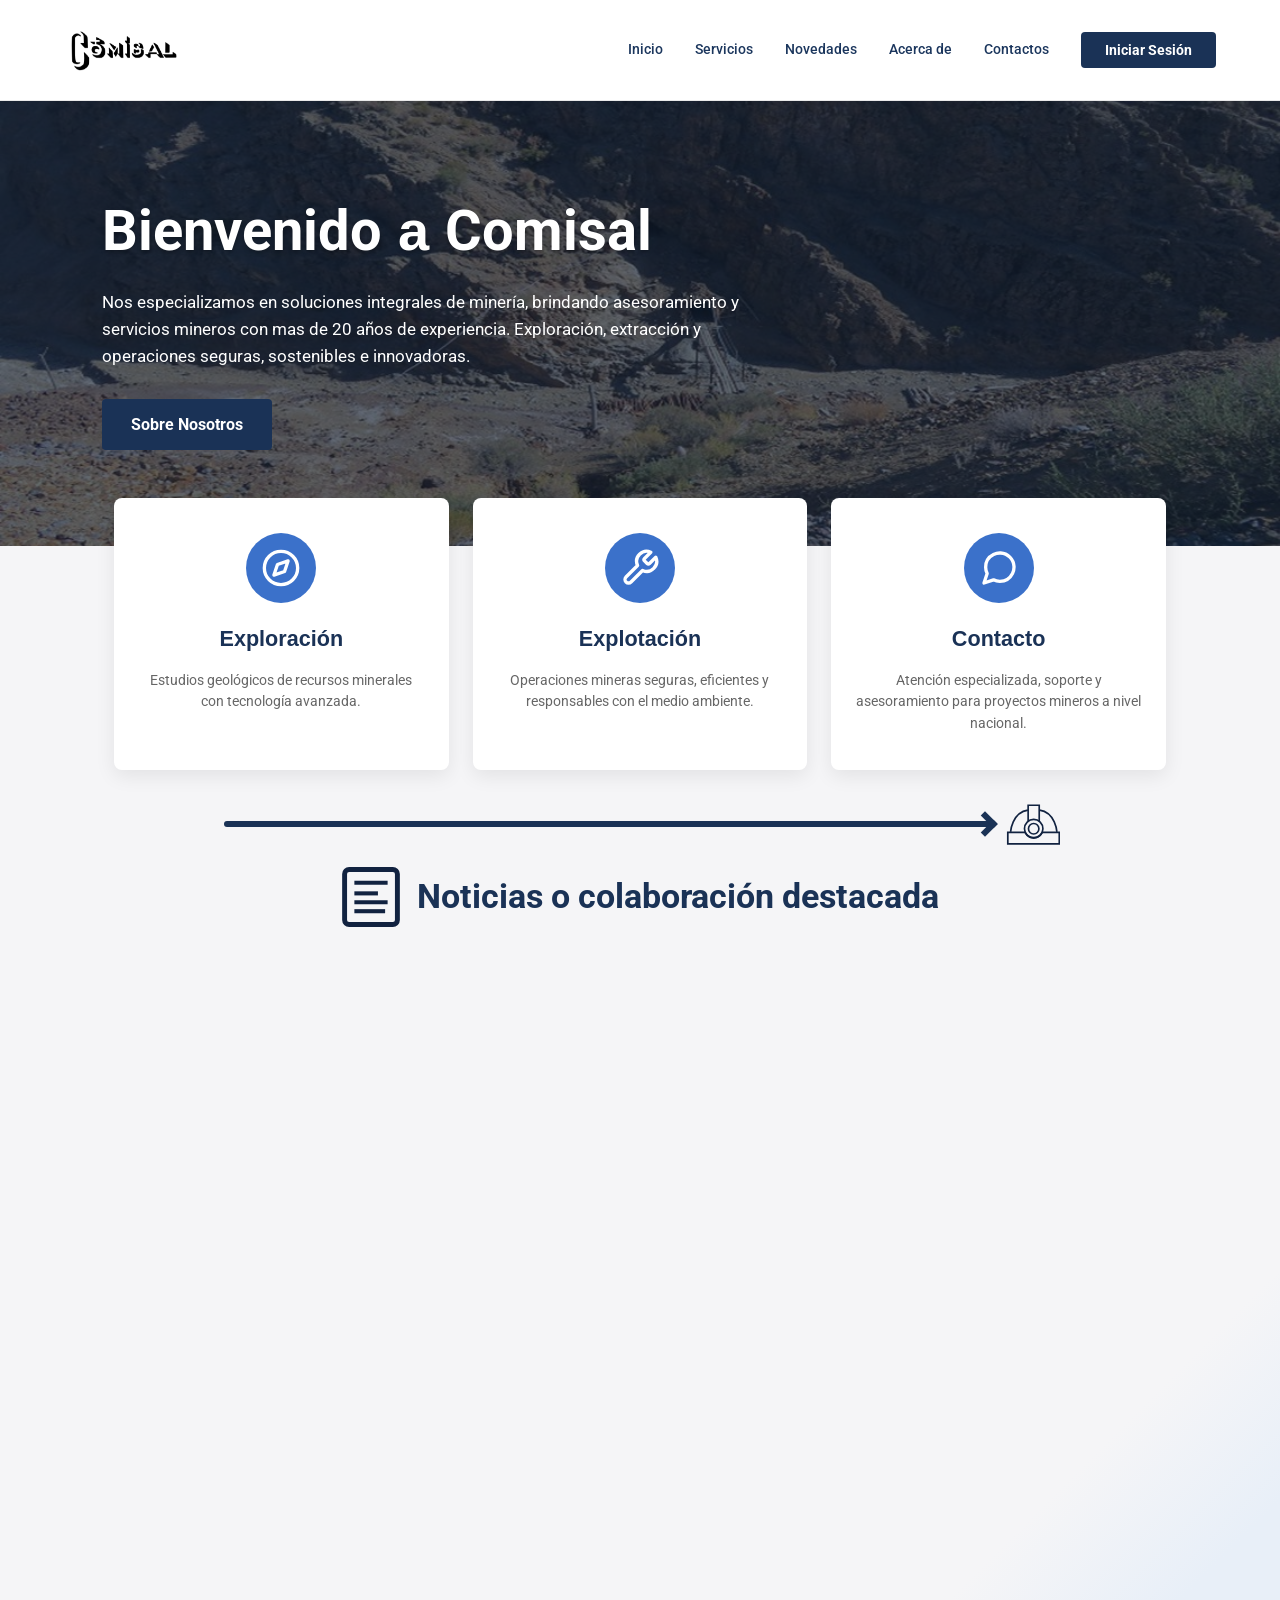
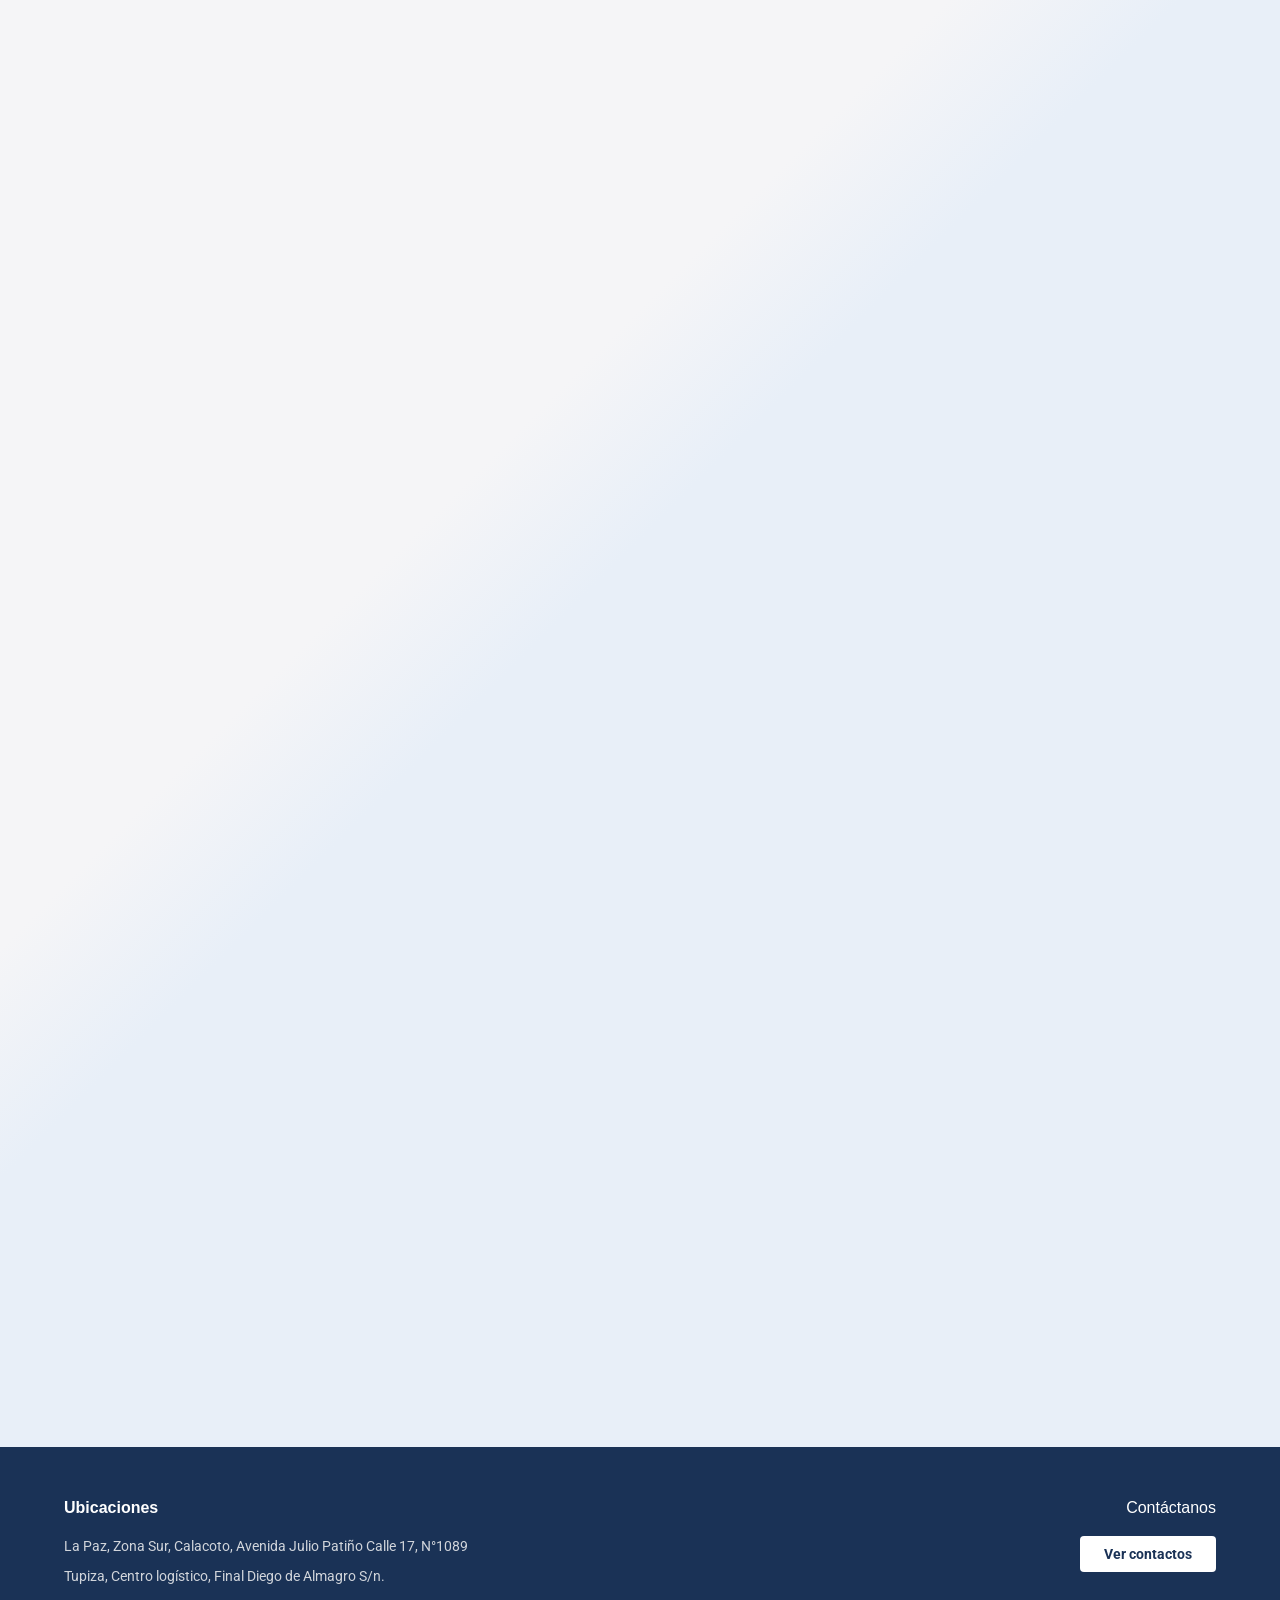
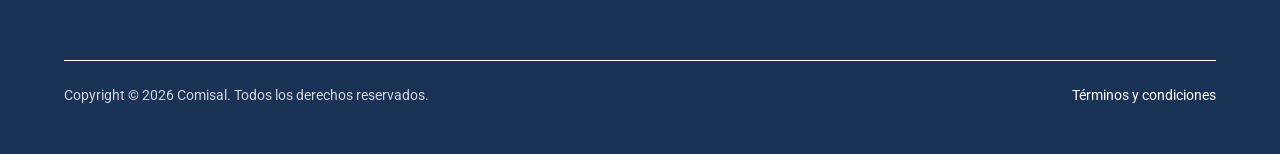
<file: index.Html>
<!DOCTYPE html>
<html lang="es">
<head>
    <meta charset="UTF-8">
    <meta name="viewport" content="width=device-width, initial-scale=1.0">
    <title>Comisal</title>
    <link rel="icon" href="imagenes/Recursos Comisal/Favicon/Favicon.png">
    <link rel="stylesheet" href="CSS/Style.css">
    <link rel="preconnect" href="https://fonts.googleapis.com">
    <link rel="preconnect" href="https://fonts.gstatic.com" crossorigin>
    <link href="https://fonts.googleapis.com/css2?family=Open+Sans:wght@700&family=Roboto:wght@400;500;700&display=swap" rel="stylesheet">
</head>
<body>

    <header>
        <div class="logo">
            <img src="imagenes/Recursos Comisal/Logo/WhatsApp Image 2026-04-23 at 11.57.50 AM-Photoroom (1).png" alt="Comisal Logo">
        </div>
        <button class="menu-toggle" id="mobile-menu-btn">☰</button>
        <nav id="nav-menu">
            <a href="index.Html">Inicio</a>
            <a href="Servicios.html">Servicios</a>
            <a href="Novedades.html">Novedades</a>
            <a href="Acerca de.html">Acerca de</a>
            <a href="Contactos.html">Contactos</a>
            <a href="Iniciar Sesión.html"><button class="btn">Iniciar Sesión</button></a>
        </nav>
    </header>

    <main>
        <section class="principal parallax-hero animar-fade-up" style="background-image: url('imagenes/Recursos Comisal/Fotos/Operación.png');">
            <div class="principal-capa"></div>
            <div class="principal-contenido hero-left">
                <h1><strong>Bienvenido</strong> a <strong>Comisal</strong></h1>
                <div class="principal-body animar-fade-up">
                    <div class="principal-texto animar-fade-up">
                        <p>Nos especializamos en soluciones integrales de minería, brindando asesoramiento y servicios mineros con mas de 20 años de experiencia. Exploración, extracción y operaciones seguras, sostenibles e innovadoras.</p>
                        <a href="Acerca de.html" class="btn btn-hero">Sobre Nosotros</a>
                    </div>
                </div>
            </div>
        </section>

        <section class="destacados-container animar-fade-up">
            <div class="destacados-grid">
                <div class="card-destacada hover-card">
                    <div class="icono-destacado">
                        <svg width="40" height="40" viewBox="0 0 24 24" fill="none" stroke="currentColor" stroke-width="2" stroke-linecap="round" stroke-linejoin="round">
                            <circle cx="12" cy="12" r="10"></circle>
                            <polygon points="16.24 7.76 14.12 14.12 7.76 16.24 9.88 9.88 16.24 7.76"></polygon>
                        </svg>
                    </div>
                    <h3>Exploración</h3>
                    <p>Estudios geológicos de recursos minerales con tecnología avanzada.</p>
                </div>

                <div class="card-destacada hover-card">
                    <div class="icono-destacado">
                        <svg width="40" height="40" viewBox="0 0 24 24" fill="none" stroke="currentColor" stroke-width="2" stroke-linecap="round" stroke-linejoin="round">
                            <path d="M14.7 6.3a1 1 0 0 0 0 1.4l1.6 1.6a1 1 0 0 0 1.4 0l3.77-3.77a6 6 0 0 1-7.94 7.94l-6.91 6.91a2.12 2.12 0 0 1-3-3l6.91-6.91a6 6 0 0 1 7.94-7.94l-3.76 3.76z"></path>
                        </svg>
                    </div>
                    <h3>Explotación</h3>
                    <p>Operaciones mineras seguras, eficientes y responsables con el medio ambiente.</p>
                </div>

                <div class="card-destacada hover-card">
                    <div class="icono-destacado">
                        <svg width="40" height="40" viewBox="0 0 24 24" fill="none" stroke="currentColor" stroke-width="2" stroke-linecap="round" stroke-linejoin="round">
                            <path d="M21 11.5a8.38 8.38 0 0 1-.9 3.8 8.5 8.5 0 0 1-7.6 4.7 8.38 8.38 0 0 1-3.8-.9L3 21l1.9-5.7a8.38 8.38 0 0 1-.9-3.8 8.5 8.5 0 0 1 4.7-7.6 8.38 8.38 0 0 1 3.8-.9h.5a8.48 8.48 0 0 1 8 8v.5z"></path>
                        </svg>
                    </div>
                    <h3>Contacto</h3>
                    <p>Atención especializada, soporte y asesoramiento para proyectos mineros a nivel nacional.</p>
                </div>
            </div>
        </section>

        <div class="separador animar-fade-up">
            <div class="linea-flecha"></div>
            <div icono svg>
            <img src="Íconos/Casco.svg" alt="Icono de Valores" width="45" height="45" class="icono-casco">
            </div>
        </div> 

        <div class="titulo-noticia animar-fade-up"> 
          <img src="Íconos/Noticia.svg" alt="Icono de Noticia" width="60" height="60">
          <h2><strong>Noticias o colaboración destacada</strong></h2>
        </div>

        <section class="noticia animar-fade-up">
            <div class="noticias-grid">
                <div class="noticia-card hover-card animar-fade-up">
                    <div class="noticia-body animar-fade-up">
                        <div class="noticia-img animar-fade-up">
                            <img src="imagenes/Recursos Comisal/Fotos/Operación.png" alt="Operación en Tupiza">
                        </div>
                        <div class="noticia-texto animar-fade-up">
                            <h3>Nueva Operación en Tupiza</h3>
                            <p>Se ha dado inicio a una nueva fase de exploración en Tupiza, incorporando maquinaria pesada de última generación. Este proyecto estratégico incrementará nuestra capacidad operativa e impulsará el desarrollo económico local, operando siempre bajo los más altos estándares de seguridad industrial y con las normas para poder realizar la exploración sin riesgos.</p>
                            <button class="btn">Ver más</button>
                        </div>
                    </div>
                </div>

                <div class="noticia-card hover-card animar-fade-up">
                    <div class="noticia-body animar-fade-up">
                        <div class="noticia-img animar-fade-up">
                            <img src="imagenes/Recursos Comisal/Fotos/Novedad1.jpg" alt="Implementación de Sistemas de Gestión">
                        </div>
                        <div class="noticia-texto animar-fade-up">
                            <h3>Nuevas prácticas en Minería</h3>
                            <p>Adoptamos un enfoque integral en la minería sostenible para minimizar el impacto ambiental. Por medio de la optimización de recursos hídricos, la transición hacia energías más limpias, entre otras prácticas, garantizamos una extracción responsable con el ecosistema y las comunidades locales.</p>
                            <button class="btn">Ver más</button>
                        </div>
                    </div>
                </div>

                <div class="noticia-card hover-card animar-fade-up">
                    <div class="noticia-body animar-fade-up">
                        <div class="noticia-img animar-fade-up">
                            <img src="imagenes/Recursos Comisal/Fotos/Novedad3.jpg" alt="Capacitación en Seguridad Industrial">
                        </div>
                        <div class="noticia-texto animar-fade-up">
                            <h3>Nuevos minerales encontrados</h3>
                            <p>Descubre la variedad y calidad de los minerales que son encontrados en nuestras exploraciones en nuestras diferentes minas y que estarán listos para ser explotados.</p>
                            <button class="btn">Ver más</button>
                        </div>
                    </div>
                </div>
            </div>
        </section>

        <div class="separador animar-fade-up">
            <div class="linea-flecha"></div>
            <div icono svg>
            <img src="Íconos/Casco.svg" alt="Icono de Valores" width="45" height="45" class="icono-casco">
            </div>
        </div> 

        <div class="titulo-servicios animar-fade-up"> 
            <img src="Íconos/Servicio.svg" alt="Icono de Valores" width="60" height="60">
            <h2> <strong>Nuestros servicios</strong></h2>
        </div>

       <section class="servicios animar-fade-up">
            <div class="carrusel-wrapper">
                <button class="flecha-carrusel izq" onclick="moverCarrusel(-1)">&#10094;</button>
                <div class="carrusel-ventana" id="carrusel-ventana">
                    <div class="carrusel-item">
                        <div class="carrusel-fondo" style="background-image: url('imagenes/Recursos Comisal/Fotos/Mineral.png');">
                            <div class="capa-azul"></div>
                            <h3 class="carrusel-titulo">Minerales</h3>
                        </div>
                    </div>
                    <div class="carrusel-item">
                        <div class="carrusel-fondo" style="background-image: url('imagenes/Recursos Comisal/Fotos/Operación.png');">
                            <div class="capa-azul"></div>
                            <h3 class="carrusel-titulo">Operaciones</h3>
                        </div>
                    </div>
                    <div class="carrusel-item">
                        <div class="carrusel-fondo" style="background-image: url('imagenes/Recursos Comisal/Fotos/Mina.jpg');">
                            <div class="capa-azul"></div>
                            <h3 class="carrusel-titulo">Minas</h3>
                        </div>
                    </div>
                </div>
                <button class="flecha-carrusel der" onclick="moverCarrusel(1)">&#10095;</button>
                <div class="servicios-btn">
                    <a href="Servicios.html"><button class="btn">Ver más</button></a>
                </div>
            </div>
        </section>
    </main>

    <footer>
        <div class="footer-left">
            <h4>Ubicaciones</h4>
            <p>La Paz, Zona Sur, Calacoto, Avenida Julio Patiño Calle 17, N°1089</p>
            <p>Tupiza, Centro logístico, Final Diego de Almagro S/n.</p>
        </div>
        <div class="footer-right">
            <h4>Contáctanos</h4>
            <a href="Contactos.html"><button class="btn btn-outline">Ver contactos</button></a>
        </div>
        <div class="footer-bottom">
            <div class="footer-line"></div>
            <div class="footer-copy">
                <p>Copyright © 2026 Comisal. Todos los derechos reservados.</p>
                <a href="#">Términos y condiciones</a>
            </div>
        </div>
    </footer>

    <script>
        const menuBtn = document.getElementById('mobile-menu-btn');
        const navMenu = document.getElementById('nav-menu');
        const ventana = document.getElementById('carrusel-ventana');

        menuBtn.addEventListener('click', () => navMenu.classList.toggle('active'));

        function moverCarrusel(direccion) {
            const anchoItem = ventana.clientWidth;
            if (direccion === 1 && (ventana.scrollLeft + anchoItem >= ventana.scrollWidth - 5)) {
                ventana.scrollTo({ left: 0, behavior: 'smooth' });
            } else if (direccion === -1 && ventana.scrollLeft <= 0) {
                ventana.scrollTo({ left: ventana.scrollWidth, behavior: 'smooth' });
            } else {
                ventana.scrollBy({ left: direccion * anchoItem, behavior: 'smooth' });
            }
        }

        setInterval(() => moverCarrusel(1), 5000);

       document.addEventListener("DOMContentLoaded", function() {
            const elementos = document.querySelectorAll('.animar-fade-up');

            const observador = new IntersectionObserver((entradas) => {
                entradas.forEach(entrada => {
                    if (entrada.isIntersecting) {
                        entrada.target.classList.add('visible');
                    } else {
                        entrada.target.classList.remove('visible');
                    }
                });
            }, { threshold: 0.15 });
            elementos.forEach(el => observador.observe(el));
        });
    </script>
</body>
</html>
</file>
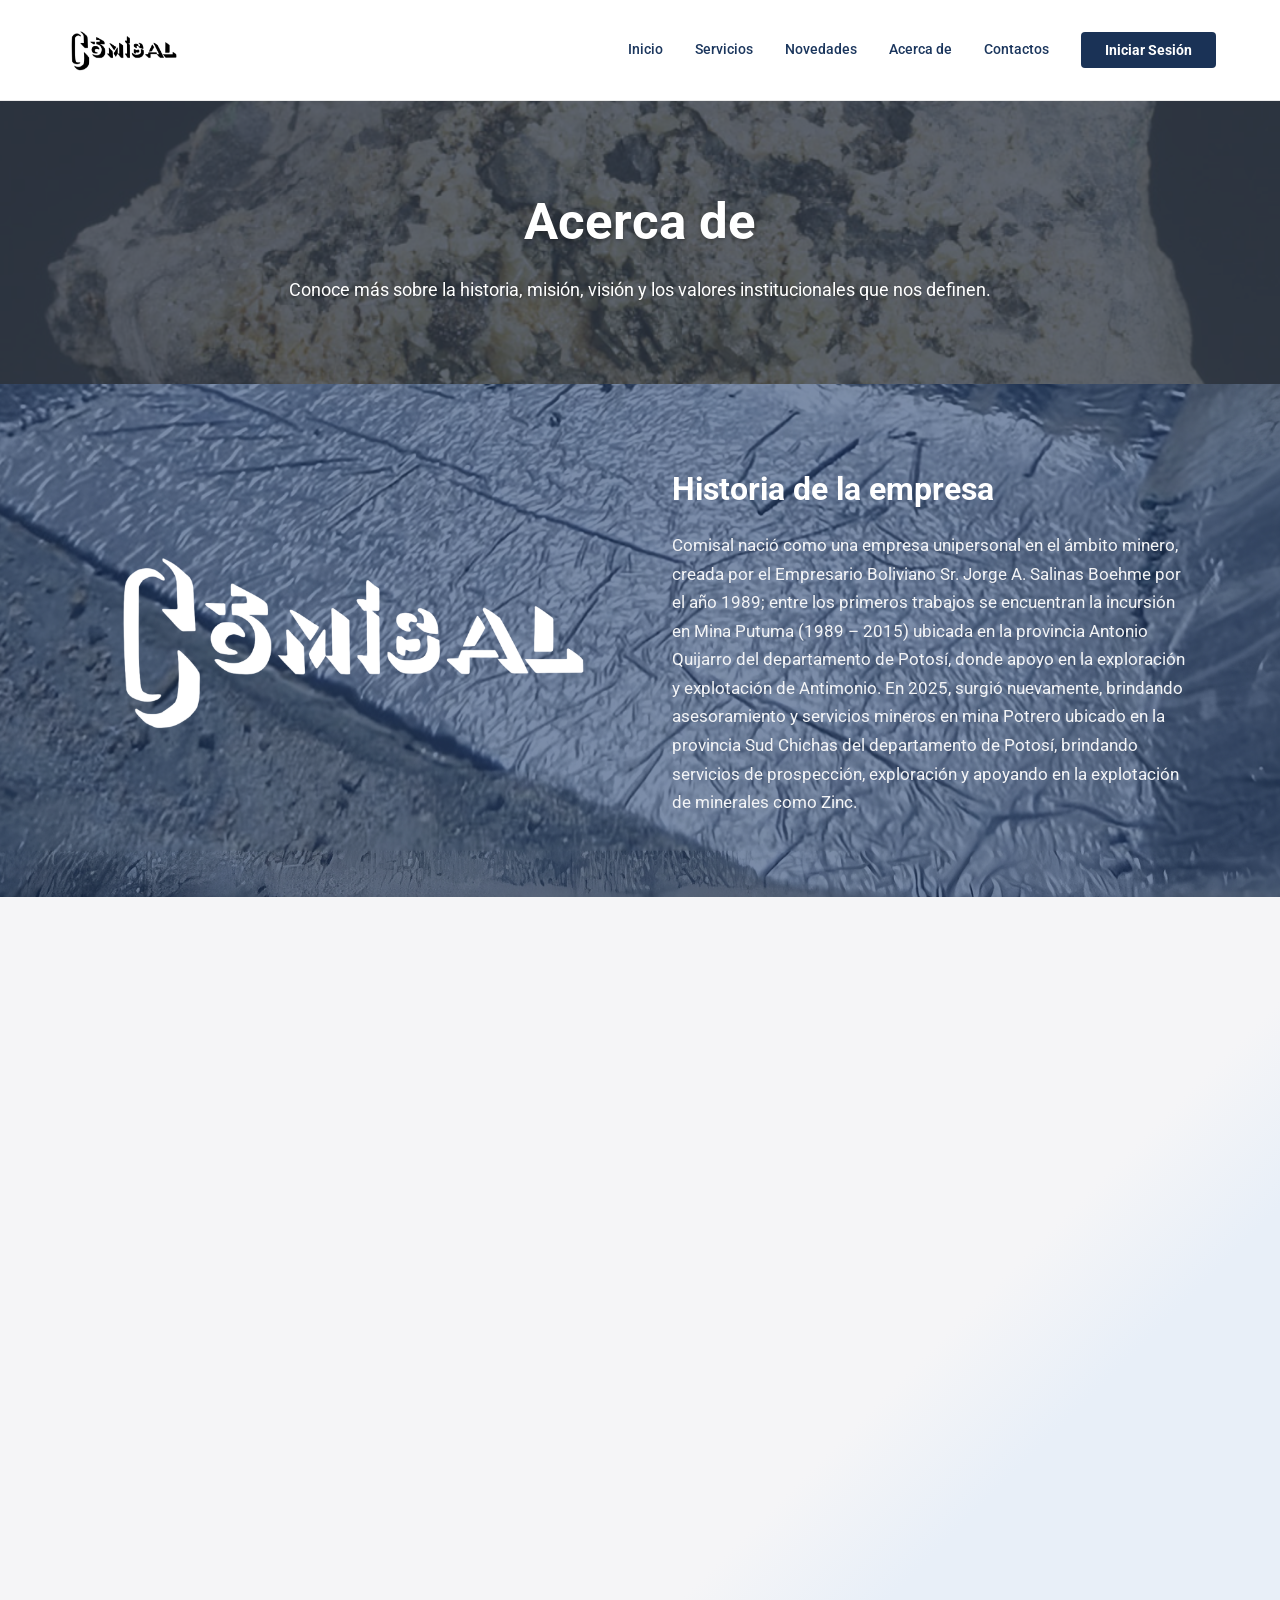
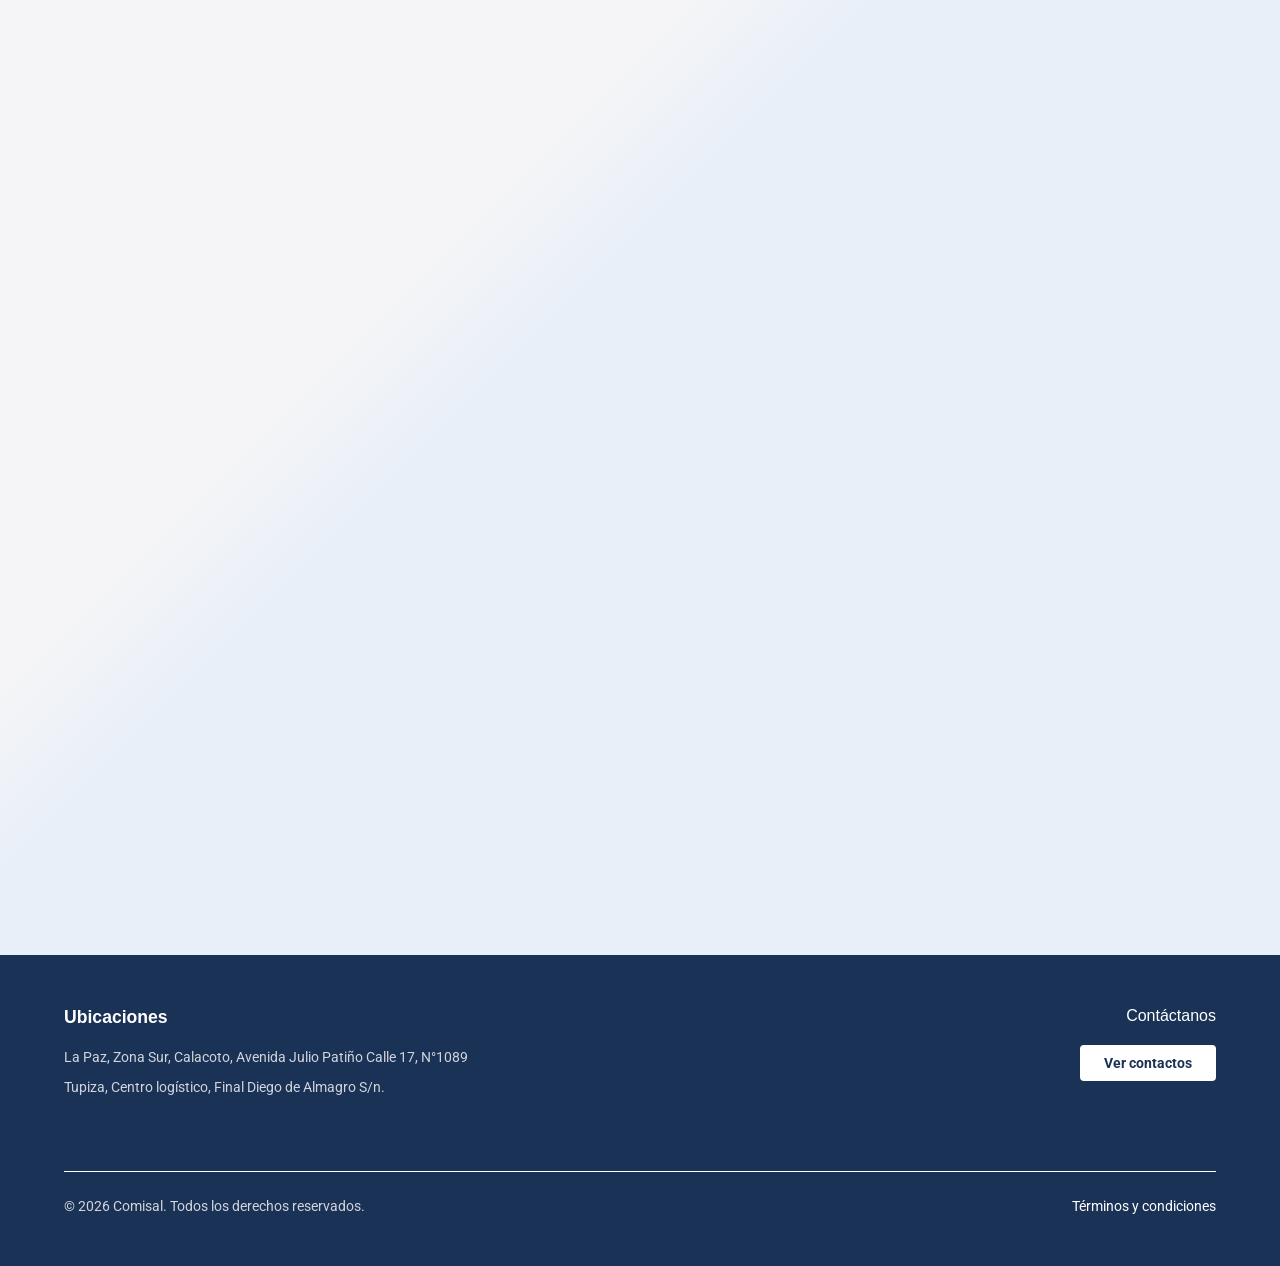
<file: Acerca de.html>
<!DOCTYPE html>
<html lang="es">
<head>
    <meta charset="UTF-8">
    <meta name="viewport" content="width=device-width, initial-scale=1.0">
    <title>Acerca de</title>
    <link rel="icon" href="imagenes/Recursos Comisal/Favicon/Favicon.png">
    <link rel="preconnect" href="https://fonts.googleapis.com">
    <link rel="preconnect" href="https://fonts.gstatic.com" crossorigin>
    <link href="https://fonts.googleapis.com/css2?family=Open+Sans:wght@700&family=Roboto:wght@400;500;700&display=swap" rel="stylesheet">
    <link rel="stylesheet" href="CSS/Style4.css">
</head>
<body>
    <header>
        <div class="logo">
            <img src="imagenes/Recursos Comisal/Logo/WhatsApp Image 2026-04-23 at 11.57.50 AM-Photoroom (1).png" alt="Comisal Logo">
        </div>
        
        <button class="menu-toggle" id="mobile-menu-btn">☰</button>

        <nav id="nav-menu">
            <a href="index.Html">Inicio</a>
            <a href="Servicios.html">Servicios</a>
            <a href="Novedades.html">Novedades</a>
            <a href="Acerca de.html">Acerca de</a>
            <a href="Contactos.html">Contactos</a>
            <a href="Iniciar Sesión.html"><button class="btn">Iniciar Sesión</button></a>
        </nav>
    </header>

    <section class="banner-acerca parallax-hero animar-fade-up" style="background-image: url('imagenes/Recursos Comisal/Fotos/Mineral.png');">
        <div class="banner-capa"></div>
        <div class="banner-contenido">
            <h1 class="titulo-banner"><strong>Acerca de</strong></h1>
            <p class="banner-subtexto">Conoce más sobre la historia, misión, visión y los valores institucionales que nos definen.</p>
        </div>
    </section>

    <main>
        <section class="seccion-historia parallax-historia">
            <div class="historia-capa"></div>
            <div class="historia-contenido-wrapper">
                <div class="historia-imagen animar-fade-up">
                    <img src="imagenes/Recursos Comisal/Logo/WhatsApp Image 2026-04-23 at 11.57.50 AM-Photoroom (1).png" alt="Comisal Logo Historia" class="logo-historia-img">
                </div>
                <div class="historia-texto animar-fade-up">
                    <h2><b>Historia de la empresa</b></h2>
                    <p>Comisal nació como una empresa unipersonal en el ámbito minero, creada por el Empresario Boliviano Sr. Jorge A. Salinas Boehme por el año 1989; entre los primeros trabajos se encuentran la incursión en Mina Putuma (1989 – 2015) ubicada en la provincia Antonio Quijarro del departamento de Potosí, donde apoyo en la exploración y explotación de Antimonio. En 2025, surgió nuevamente, brindando asesoramiento y servicios mineros en mina Potrero ubicado en la provincia Sud Chichas del departamento de Potosí, brindando servicios de prospección, exploración y apoyando en la explotación de minerales como Zinc.</p>
                </div>
            </div>
        </section>

       <div class="separador animar-fade-up">
            <div class="linea-flecha"></div>
            <div icono svg>
            <img src="Íconos/Casco.svg" alt="Icono de Valores" width="45" height="45" class="icono-casco">
            </div>
        </div> 

        <section class="seccion-tarjetas animar-fade-up">
            <div class="columna-tarjeta animar-fade-up">
                <img src="Íconos/Valores.svg" alt="Icono de Valores" width="45" height="45">
                <h3>Valores</h3>
                <div class="caja-tarjeta hover-card animar-fade-up">
                    <p>
                        <b>Seguridad:</b> uno de los valores con el que nos identificados, y donde nos cuidamos unos y otros. <br>
                        <b>Respeto:</b> A las Normas, a los compañeros, al Medio Ambiente.<br>
                        <b>Trabajo en Equipo:</b> Todos unidos y en equipo efectuamos un trabajo eficiente encontrando soluciones operativas y desarrollo conjunto.<br>
                        <b>Responsabilidad:</b> A nuestras acciones, hacia los compañeros y todo el equipo en general.<br>
                        <b>Productividad:</b> Producir de mejor manera con el uso eficiente de los recursos con los que contamos.
                    </p>
                </div>
            </div>

            <div class="columna-tarjeta animar-fade-up">
                <img src="Íconos/Misión.svg" alt="Icono de Misión" width="45" height="45">
                <h3>Misión</h3>
                <div class="caja-tarjeta hover-card animar-fade-up">
                    <p>Ofrecer un trabajo Eficiente, Técnico y Operativo de calidad en la Prospección y Exploración en el área Minera, enfocado en las normas de Medio Ambiente y Seguridad Industrial cumpliendo trabajos de forma seguro para el bienestar de nuestros clientes y trabajadores.</p>
                </div>
            </div>

            <div class="columna-tarjeta animar-fade-up">
                <img src="Íconos/Visión.svg" alt="Icono de Visión" width="45" height="45">
                <h3>Visión</h3>
                <div class="caja-tarjeta hover-card animar-fade-up">
                    <p>Ser una empresa líder y consolidada en el mercado nacional brindando trabajos seguros y responsables.</p>
                </div>
            </div>
        </section>

        <div class="separador animar-fade-up">
            <div class="linea-flecha"></div>
            <div icono svg>
            <img src="Íconos/Casco.svg" alt="Icono de Valores" width="45" height="45" class="icono-casco">
            </div>
        </div> 

        <div class="titulo-con-icono animar-fade-up">
            <img src="Íconos/Ubicación.svg" alt="Icono" width="60" height="60" class="icono-titulo">
            <h2 class="page-title animar-fade-up"><strong>Nuestra Oficina en La Paz</strong></h2>
        </div>

        <div class="Mapa animar-fade-up"> 
            <iframe src="https://www.google.com/maps/embed?pb=!1m18!1m12!1m3!1d614.4942145887294!2d-68.08206942490426!3d-16.540699226930162!2m3!1f0!2f0!3f0!3m2!1i1024!2i768!4f13.1!3m3!1m2!1s0x915f213a99a6e2d7%3A0x91ecf49c4e049111!2sJulio%20Pati%C3%B1o%201089%2C%20La%20Paz!5e1!3m2!1ses-419!2sbo!4v1792426824495!5m2!1ses-419!2sbo" allowfullscreen="" loading="lazy" referrerpolicy="strict-origin-when-cross-origin"></iframe>
        </div>
    </main>

    <footer>
        <div class="footer-left">
            <h4>Ubicaciones</h4>
            <p>La Paz, Zona Sur, Calacoto, Avenida Julio Patiño Calle 17, N°1089</p>
            <p>Tupiza, Centro logístico, Final Diego de Almagro S/n.</p>
        </div>
        <div class="footer-right">
            <h4>Contáctanos</h4>
            <a href="Contactos.html"><button class="btn btn-outline">Ver contactos</button></a> 
        </div>
        <div class="footer-bottom">
            <div class="footer-line"></div>
            <div class="footer-copy">
                <p>&copy; 2026 Comisal. Todos los derechos reservados.</p>
                <a href="Terminos.html">Términos y condiciones</a>
            </div>
        </div>
    </footer>

    <script>
        const menuBtn = document.getElementById('mobile-menu-btn');
        const navMenu = document.getElementById('nav-menu');

        menuBtn.addEventListener('click', () => {
            navMenu.classList.toggle('active');
        });

       document.addEventListener("DOMContentLoaded", function() {
            const elementos = document.querySelectorAll('.animar-fade-up');

            const observador = new IntersectionObserver((entradas) => {
                entradas.forEach(entrada => {
                    if (entrada.isIntersecting) {
                        entrada.target.classList.add('visible');
                    } else {
                        entrada.target.classList.remove('visible');
                    }
                });
            }, {
                root: null,
                rootMargin: '0px',
                threshold: 0.15 
            });

            elementos.forEach(elemento => {
                observador.observe(elemento);
            });
        });
    </script>
</body>
</html>
</file>
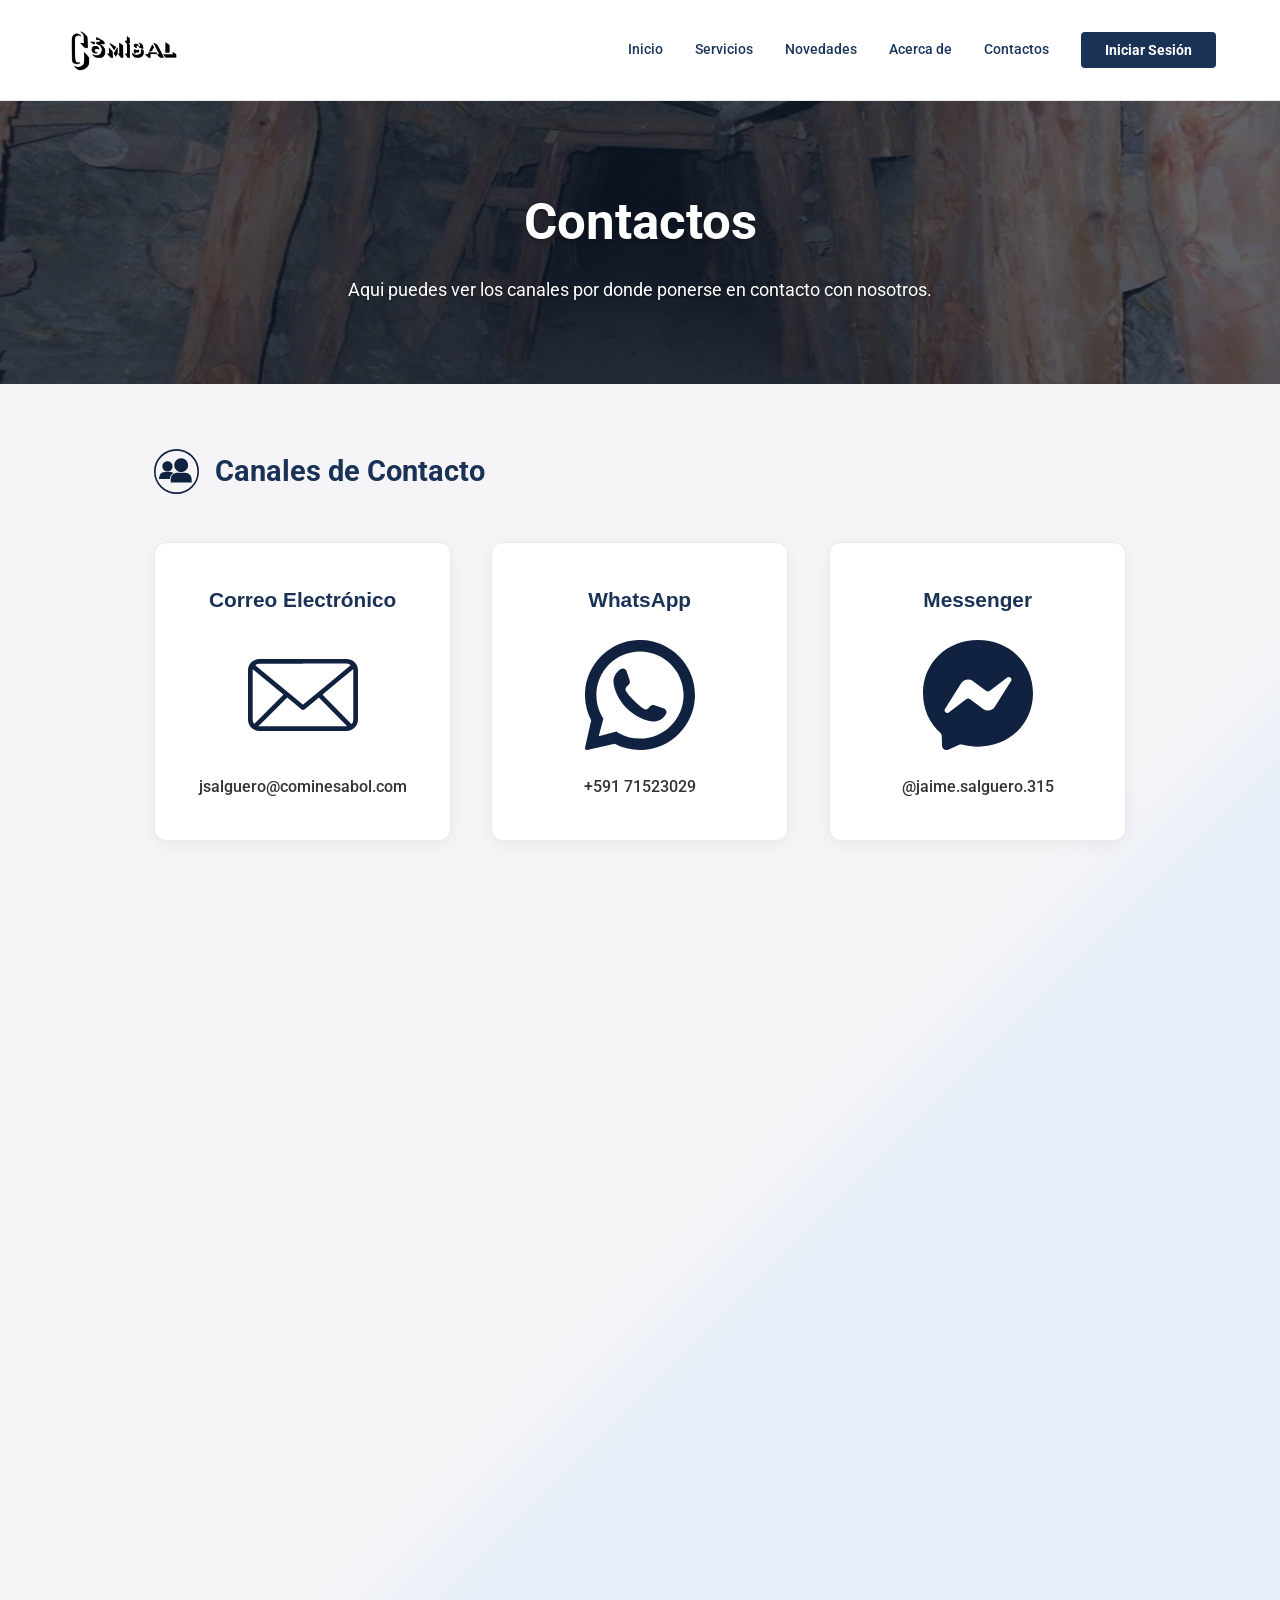
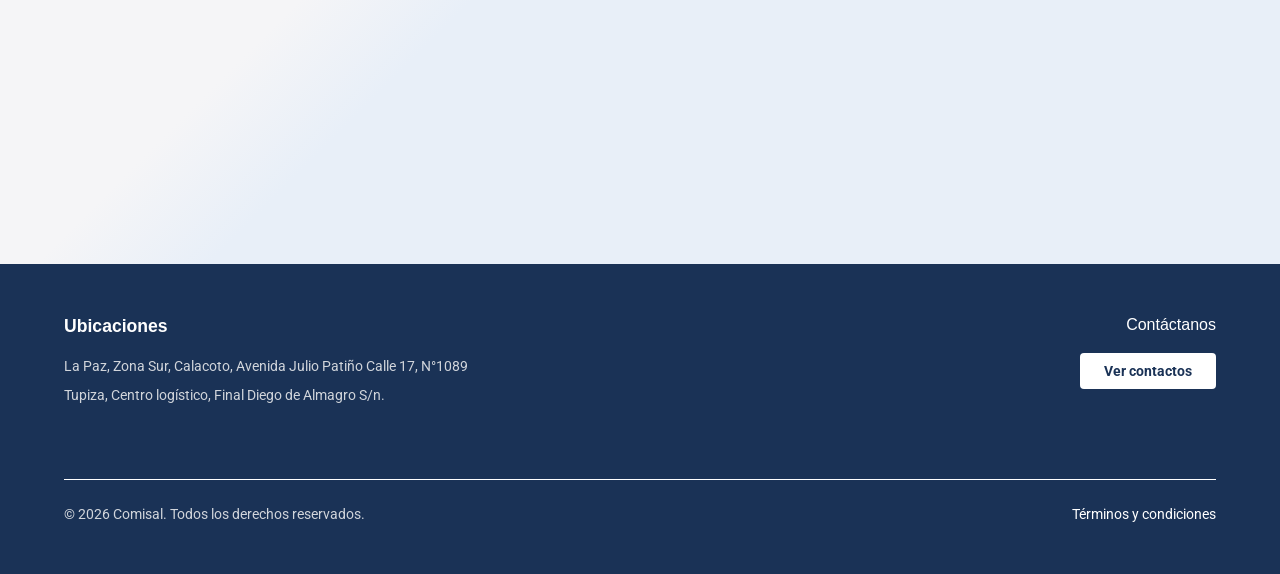
<file: Contactos.html>
<!DOCTYPE html>
<html lang="es">
<head>
    <meta charset="UTF-8">
    <meta name="viewport" content="width=device-width, initial-scale=1.0">
    <title>Contactos</title>
    <link rel="icon" href="imagenes/Recursos Comisal/Favicon/Favicon.png">
    <link rel="preconnect" href="https://fonts.googleapis.com">
    <link rel="preconnect" href="https://fonts.gstatic.com" crossorigin>
    <link href="https://fonts.googleapis.com/css2?family=Open+Sans:wght@700&family=Roboto:wght@400;500;700&display=swap" rel="stylesheet">
    <link rel="stylesheet" href="CSS/Style5.css">
</head>
<body>
    <header>
        <div class="logo">
            <img src="imagenes/Recursos Comisal/Logo/WhatsApp Image 2026-04-23 at 11.57.50 AM-Photoroom (1).png" alt="Comisal Logo">
        </div>
        <button class="menu-toggle" id="mobile-menu-btn">☰</button>
        <nav id="nav-menu">
            <a href="index.Html">Inicio</a>
            <a href="Servicios.html">Servicios</a>
            <a href="Novedades.html">Novedades</a>
            <a href="Acerca de.html">Acerca de</a>
            <a href="Contactos.html">Contactos</a>
            <a href="Iniciar Sesión.html"><button class="btn">Iniciar Sesión</button></a>
        </nav>
    </header>

    <section class="banner-contactos animar-fade-up" style="background-image: url('imagenes/Recursos Comisal/Fotos/Imagen3.jpg');">
        <div class="banner-capa"></div>
        <div class="banner-contenido">
            <h1 class="titulo-banner"><strong>Contactos</strong></h1>
            <p class="banner-subtexto">Aqui puedes ver los canales por donde ponerse en contacto con nosotros.</p>
        </div>
    </section>

    <main>
        <section class="canales-contacto animar-fade-up">
            <div class="encabezado-canales">
                <img src="Íconos/Canales.svg" alt="Icono Canales de Contacto" width="45" height="45">
                <h2><b>Canales de Contacto</b></h2>
            </div>
            <div class="rejilla-canales animar-fade-up">
                <div class="tarjeta-canal hover-card animar-fade-up">
                    <h3>Correo Electrónico</h3>
                    <img src="Íconos/E-Mail.svg" alt="Simbolo Correo Electronico">
                    <a href="https://mail.google.com">jsalguero@cominesabol.com</a>
                </div>

                <div class="tarjeta-canal hover-card animar-fade-up">
                    <h3>WhatsApp</h3> 
                    <img src="Íconos/WhatsApp.svg" alt="Logo Whatsapp">
                    <a href="https://www.whatsapp.com/?lang=es">+591 71523029</a>
                </div>

                <div class="tarjeta-canal hover-card animar-fade-up">
                    <h3>Messenger</h3>
                    <img src="Íconos/Messenger.svg" alt="Facebook Messenger Logo">
                    <a href="https://www.messenger.com/">@jaime.salguero.315</a>
                </div>
            </div>
        </section>

       <div class="separador animar-fade-up">
            <div class="linea-flecha"></div>
            <div icono svg>
            <img src="Íconos/Casco.svg" alt="Icono de Valores" width="45" height="45" class="icono-casco">
            </div>
        </div> 
        </div>

        <section class="chat-directo animar-fade-up">
            <div class="encabezado-chat animar-fade-up">
                <img src="Íconos/Chat.svg" alt="Icono Chat Directo" width="55" height="55" class="icono-titulo">
                <h2><b>Chat Directo</b></h2>
            </div>
            
            <form class="formulario-chat">
                <div class="fila-formulario animar-fade-up">
                    <div class="grupo-entrada">
                        <label for="nombre">Nombre Completo</label>
                        <input type="text" id="nombre" placeholder="Nombre">
                    </div>
                    <div class="grupo-entrada animar-fade-up">
                        <label for="telefono">Número de Teléfono</label>
                        <input type="tel" id="telefono" placeholder="Teléfono">
                    </div>
                </div>

                <div class="fila-formulario animar-fade-up">
                    <div class="grupo-entrada">
                        <label for="correo">Correo Electrónico</label>
                        <input type="email" id="correo" placeholder="Correo Electrónico">
                    </div>
                    <div class="grupo-entrada animar-fade-up">
                        <label for="asunto">Asunto</label>
                        <input type="text" id="asunto" placeholder="Asunto">
                    </div>
                </div>

                <textarea class="campo-texto"></textarea>

                <div class="envio-formulario animar-fade-up">
                    <button type="button" class="btn">Enviar Mensaje</button>
                </div>
            </form>
        </section>
    </main>

    <footer>
        <div class="footer-left">
            <h4>Ubicaciones</h4>
            <p>La Paz, Zona Sur, Calacoto, Avenida Julio Patiño Calle 17, N°1089</p>
            <p>Tupiza, Centro logístico, Final Diego de Almagro S/n.</p>
        </div>
        <div class="footer-right">
            <h4>Contáctanos</h4>
            <a href="Contactos.html"><button class="btn btn-outline">Ver contactos</button></a> 
        </div>
        <div class="footer-bottom">
            <div class="footer-line"></div>
            <div class="footer-copy">
                <p>&copy; 2026 Comisal. Todos los derechos reservados.</p>
                <a href="#">Términos y condiciones</a>
            </div>
        </div>
    </footer>

    <script>
       const menuBtn = document.getElementById('mobile-menu-btn');
        const navMenu = document.getElementById('nav-menu');

        menuBtn.addEventListener('click', () => {
            navMenu.classList.toggle('active');
        });

         document.addEventListener("DOMContentLoaded", function() {
            const elementos = document.querySelectorAll('.animar-fade-up');

            const observador = new IntersectionObserver((entradas) => {
                entradas.forEach(entrada => {
                    if (entrada.isIntersecting) {
                        entrada.target.classList.add('visible');
                    } else {
                        entrada.target.classList.remove('visible');
                    }
                });
            }, {
                root: null,
                rootMargin: '0px',
                threshold: 0.15 
            });

            elementos.forEach(elemento => {
                observador.observe(elemento);
            });
        });
    </script>
</body>
</html>
</file>
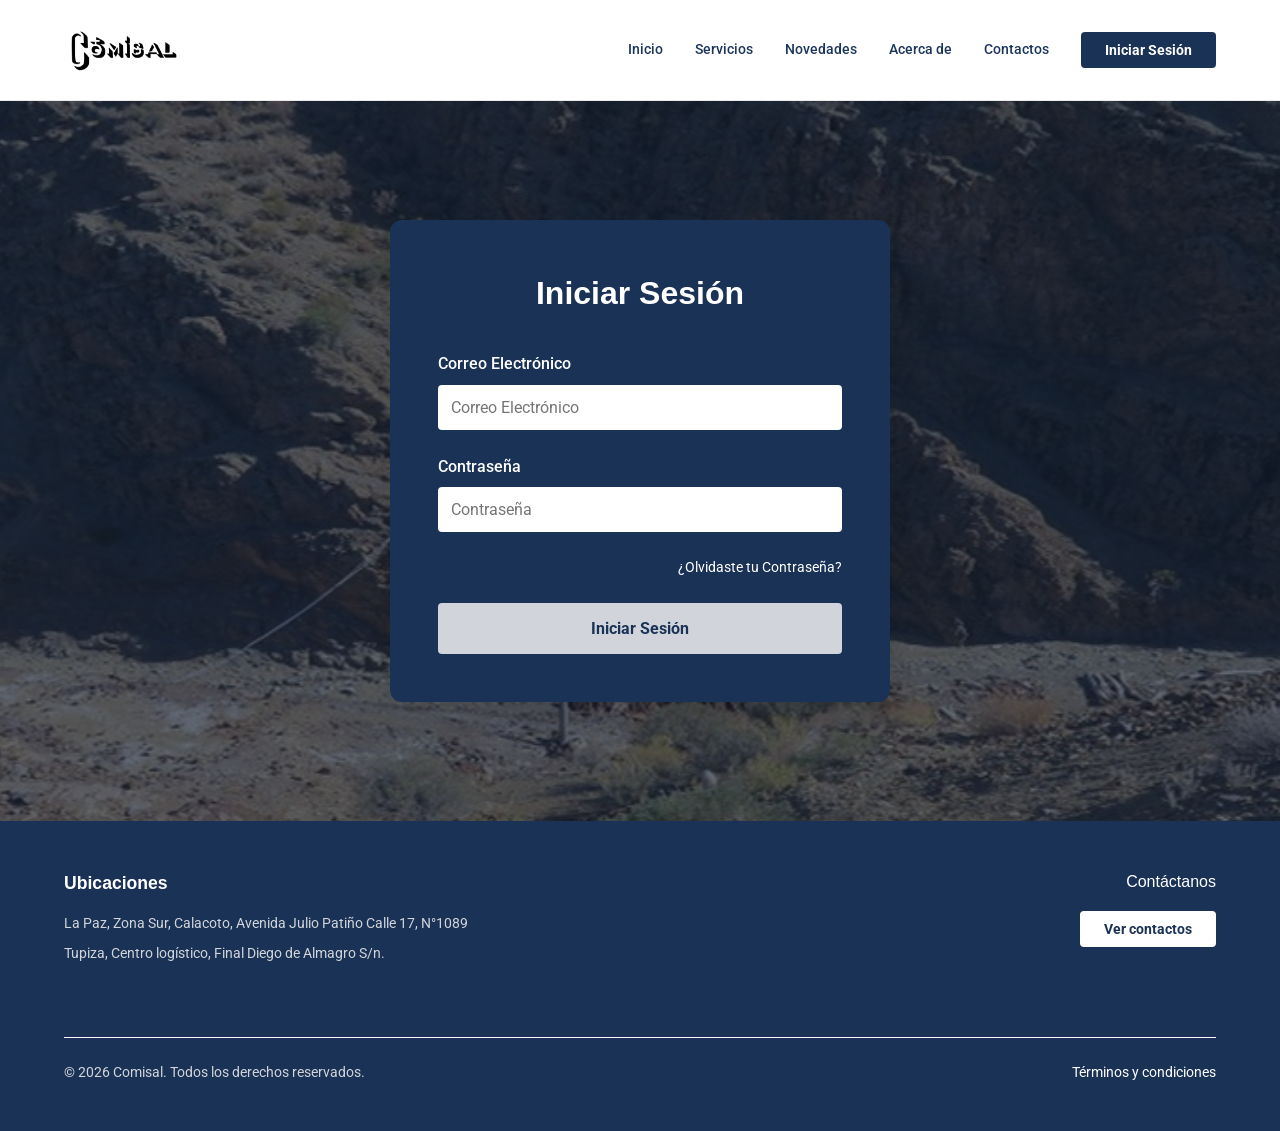
<file: Iniciar Sesión.html>
<!DOCTYPE html>
<html lang="es">
<head>
    <meta charset="UTF-8">
    <meta name="viewport" content="width=device-width, initial-scale=1.0">
    <title>Comisal</title>
    <link rel="icon" href="imagenes/Recursos Comisal/Favicon/Favicon.png">
    <link rel="preconnect" href="https://fonts.googleapis.com">
    <link rel="preconnect" href="https://fonts.gstatic.com" crossorigin>
    <link href="https://fonts.googleapis.com/css2?family=Open+Sans:wght@700&family=Roboto:wght@400;500;700&display=swap" rel="stylesheet">
    <link rel="stylesheet" href="CSS/Style6.css">
</head>
<body>

    <header>
        <div class="logo">
            <img src="imagenes/Recursos Comisal/Logo/WhatsApp Image 2026-04-23 at 11.57.50 AM-Photoroom (1).png" alt="Comisal Logo">
        </div>
        <button class="menu-toggle" id="mobile-menu-btn">☰</button>
        <nav id="nav-menu">
            <a href="index.Html">Inicio</a>
            <a href="Servicios.html">Servicios</a>
            <a href="Novedades.html">Novedades</a>
            <a href="Acerca de.html">Acerca de</a>
            <a href="Contactos.html">Contactos</a>
            <a href="Iniciar Sesión.html"><button class="btn">Iniciar Sesión</button></a>
        </nav>
    </header>

    <main class="login-wrapper animar-fade-up">
        <section class="login-card">
            <h1>Iniciar Sesión</h1>
            <form>
                <div class="form-group">
                    <label>Correo Electrónico</label>
                    <input type="email" placeholder="Correo Electrónico">
                </div>
                <div class="form-group">
                    <label>Contraseña</label>
                    <input type="password" placeholder="Contraseña">
                </div>
                <a href="#" class="forgot-password">¿Olvidaste tu Contraseña?</a>
                <button type="submit" class="btn-submit">Iniciar Sesión</button>
            </form>
        </section>
    </main>

    <footer>
        <div class="footer-left">
            <h4>Ubicaciones</h4>
            <p>La Paz, Zona Sur, Calacoto, Avenida Julio Patiño Calle 17, N°1089</p>
            <p>Tupiza, Centro logístico, Final Diego de Almagro S/n.</p>
        </div>
        <div class="footer-right">
            <h4>Contáctanos</h4>
            <a href="Contactos.html"><button class="btn btn-outline">Ver contactos</button></a> 
        </div>
        <div class="footer-bottom">
            <div class="footer-line"></div>
            <div class="footer-copy">
                <p>&copy; 2026 Comisal. Todos los derechos reservados.</p>
                <a href="#">Términos y condiciones</a>
            </div>
        </div>
    </footer>

    <script>
        const menuBtn = document.getElementById('mobile-menu-btn');
        const navMenu = document.getElementById('nav-menu');

        menuBtn.addEventListener('click', () => {
            navMenu.classList.toggle('active');
        });

       document.addEventListener("DOMContentLoaded", function() {
            const elementos = document.querySelectorAll('.animar-fade-up');

            const observador = new IntersectionObserver((entradas) => {
                entradas.forEach(entrada => {
                    if (entrada.isIntersecting) {
                        entrada.target.classList.add('visible');
                    } else {
                        entrada.target.classList.remove('visible');
                    }
                });
            }, {
                root: null,
                rootMargin: '0px',
                threshold: 0.15 
            });

            elementos.forEach(elemento => {
                observador.observe(elemento);
            });
        });
    </script>
</body>
</html>
</file>
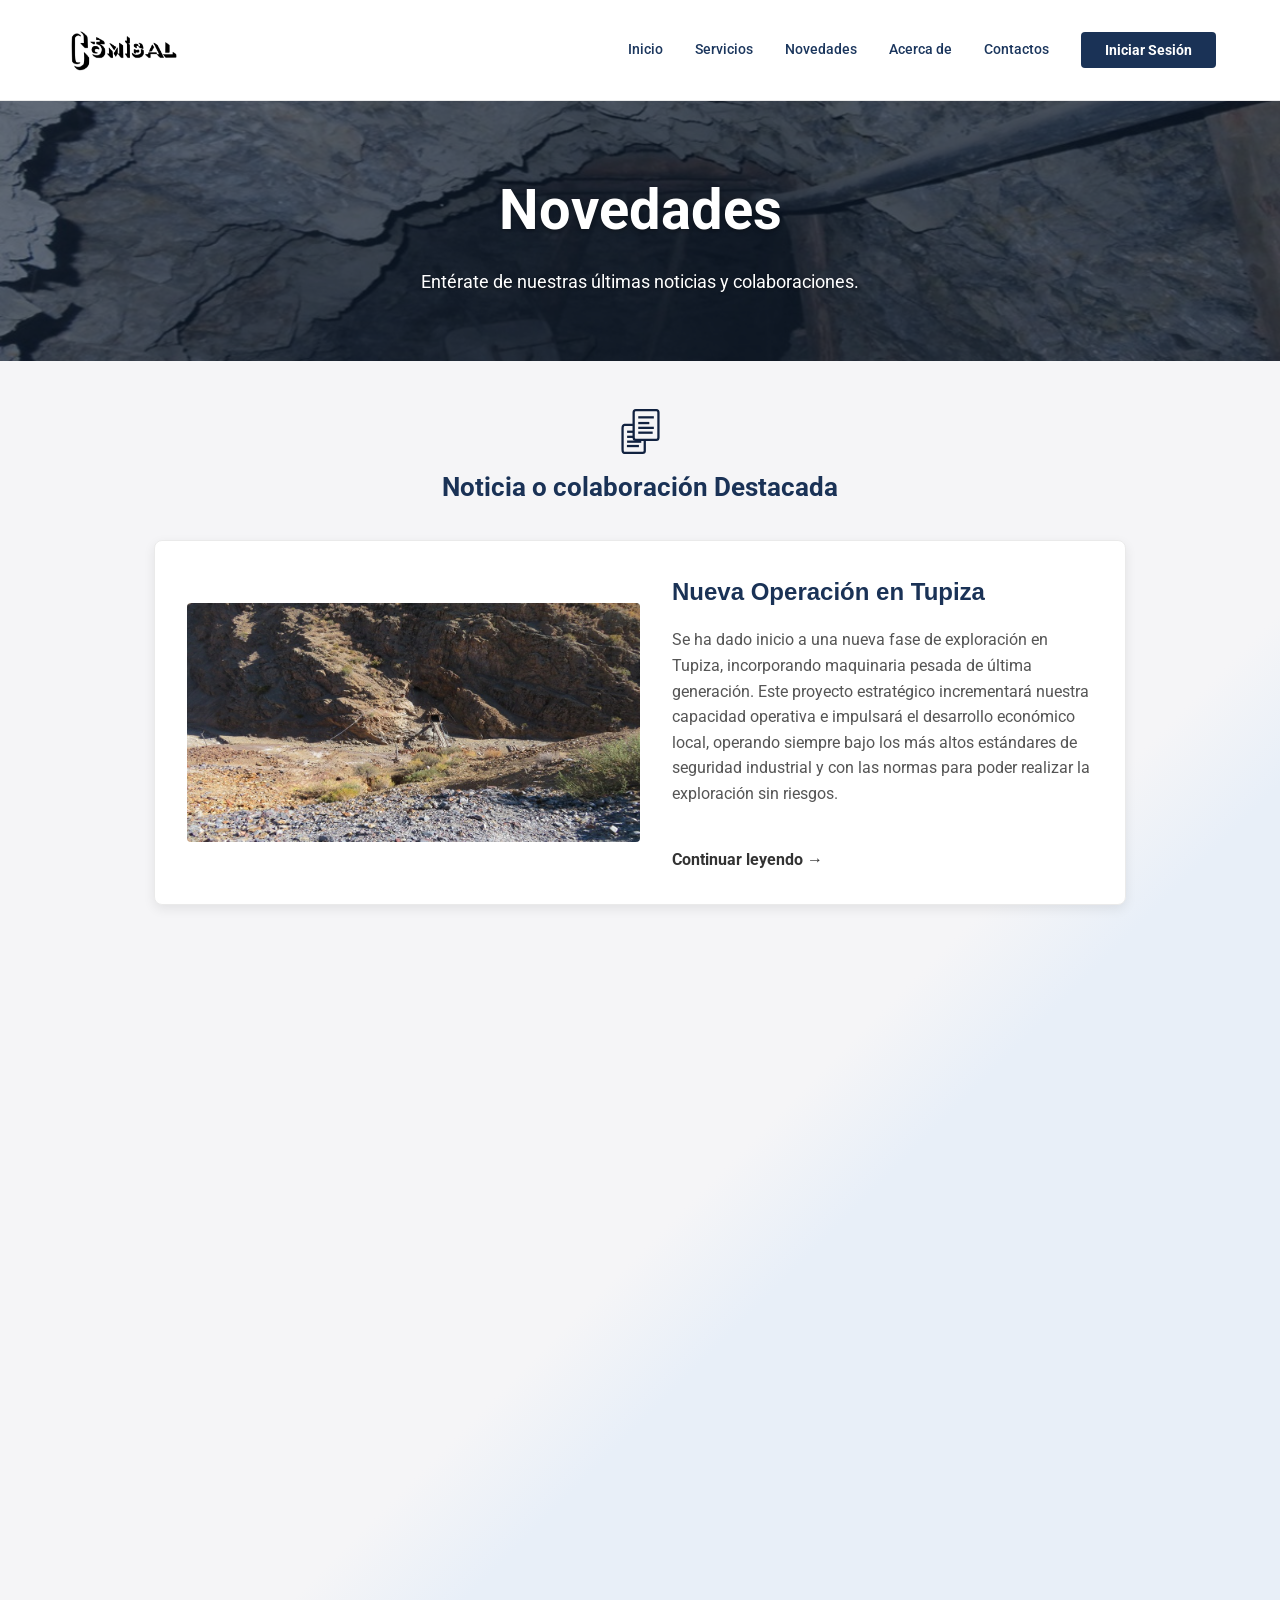
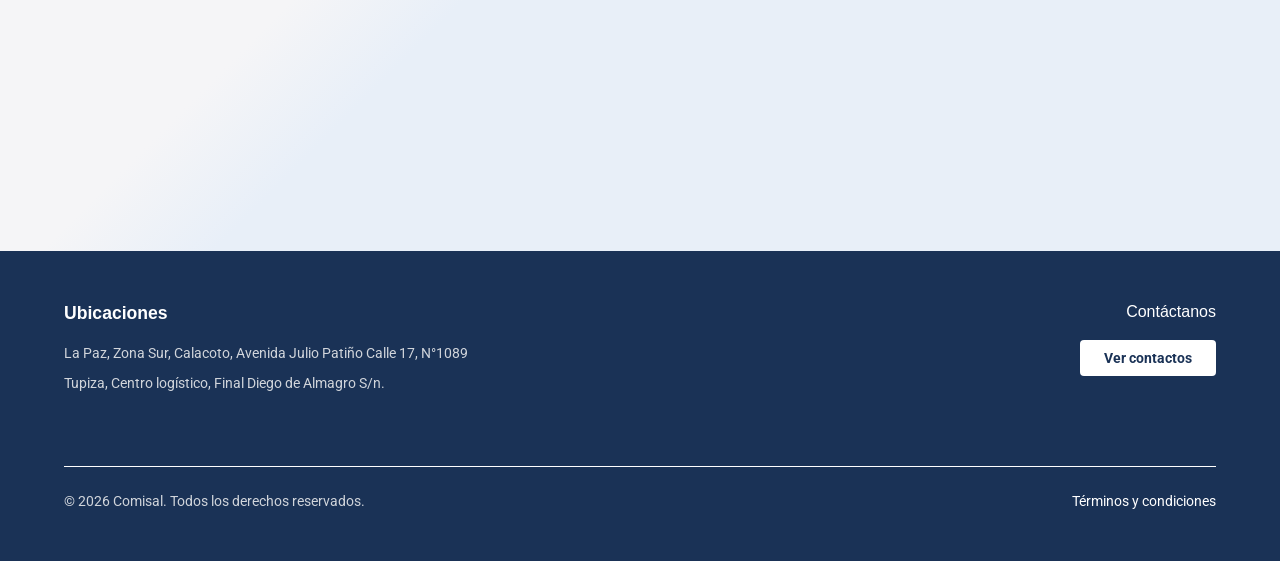
<file: Novedades.html>
<!DOCTYPE html>
<html lang="es">
<head>
    <meta charset="UTF-8">
    <meta name="viewport" content="width=device-width, initial-scale=1.0">
    <title>Novedades</title>
    <link rel="icon" href="imagenes/Recursos Comisal/Favicon/Favicon.png">
    <link rel="preconnect" href="https://fonts.googleapis.com">
    <link rel="preconnect" href="https://fonts.gstatic.com" crossorigin>
    <link href="https://fonts.googleapis.com/css2?family=Open+Sans:wght@700&family=Roboto:wght@400;500;700&display=swap" rel="stylesheet">
    <link rel="stylesheet" href="CSS/Style3.css">
</head>
<body>

    <header>
        <div class="logo">
            <img src="imagenes/Recursos Comisal/Logo/WhatsApp Image 2026-04-23 at 11.57.50 AM-Photoroom (1).png" alt="Comisal Logo">
        </div>
        <button class="menu-toggle" id="mobile-menu-btn">☰</button>
        <nav id="nav-menu">
            <a href="index.Html">Inicio</a>
            <a href="Servicios.html">Servicios</a>
            <a href="Novedades.html">Novedades</a>
            <a href="Acerca de.html">Acerca de</a>
            <a href="Contactos.html">Contactos</a>
            <a href="Iniciar Sesión.html"><button class="btn">Iniciar Sesión</button></a>
        </nav>
    </header>

    <section class="banner-novedades animar-fade-up" style="background-image: url('imagenes/Recursos Comisal/Fotos/Mina.jpg');">
        <div class="banner-capa"></div>
        <div class="banner-contenido">
            <h1 class="titulo-novedades"><strong>Novedades</strong></h1>
            <p class="banner-subtexto">Entérate de nuestras últimas noticias y colaboraciones.</p>
        </div>
    </section>

    <main class="contenedor animar-fade-up">

        <div class="encabezado-seccion animar-fade-up">
            <img src="Íconos/Noticias Adicionales.svg" alt="Icono Noticia Destacada" width="45" height="45" class="icono-seccion">
            <h2 class="subtitulo-seccion"><b>Noticia o colaboración Destacada</b></h2>
        </div>

        <article class="tarjeta tarjeta-destacada hover-card animar-fade-up">
            <img src="imagenes/Recursos Comisal/Fotos/Operación.png" alt="Operación en Tupiza">
            <div class="contenido-tarjeta animar-fade-up">
                <h3>Nueva Operación en Tupiza</h3>
                <p>Se ha dado inicio a una nueva fase de exploración en Tupiza, incorporando maquinaria pesada de última generación. Este proyecto estratégico incrementará nuestra capacidad operativa e impulsará el desarrollo económico local, operando siempre bajo los más altos estándares de seguridad industrial y con las normas para poder realizar la exploración sin riesgos.</p>
                <a href="#" class="leer-mas">Continuar leyendo →</a>
            </div>
        </article>

       <div class="separador animar-fade-up">
            <div class="linea-flecha"></div>
            <div icono svg>
            <img src="Íconos/Casco.svg" alt="Icono de Valores" width="45" height="45" class="icono-casco">
            </div>
        </div> 

        <div class="encabezado-seccion animar-fade-up">
            <img src="Íconos/Otros.svg" alt="Icono Otras Noticias" width="45" height="45" class="icono-seccion">
            <h2 class="subtitulo-seccion"><b>Otras Noticias y Colaboraciones</b></h2>
        </div>

        <div class="rejilla-noticias animar-fade-up">
            <div class="tarjeta-noticia hover-card animar-fade-up">
                <img src="imagenes/Recursos Comisal/Fotos/Novedad1.jpg" alt="Nuevas prácticas en Minería">
                <h3>Nuevas prácticas en Minería</h3>
                <p>Adoptamos un enfoque integral en la minería sostenible para minimizar el impacto ambiental. Por medio de la optimización de recursos hídricos, la transición hacia energías más limpias, entre otras prácticas, garantizamos una extracción responsable con el ecosistema y las comunidades locales.</p>
                <a href="#" class="leer-mas">Continuar leyendo →</a>
            </div>
            <div class="tarjeta-noticia hover-card animar-fade-up">
                <img src="imagenes/Recursos Comisal/Fotos/Calsertek Final.png" alt="Nueva colaboración Calsertek" class="img-colaboracion">
                <h3>Nueva colaboración</h3>
                <p>Anunciamos nuestra colaboración con Calsertek, quienes se especializan en la instalación de redes y cámaras de seguridad. Esta colaboración tecnológica nos permite fortalecer la vigilancia y modernizar la conectividad en nuestras oficinas y operaciones.</p>
                <a href="#" class="leer-mas">Continuar leyendo →</a>
            </div>
            <div class="tarjeta-noticia hover-card animar-fade-up">
                <img src="imagenes/Recursos Comisal/Fotos/Novedad3.jpg" alt="Nuevos minerales encontrados">
                <h3>Nuevos minerales encontrados</h3>
                <p>Descubre la variedad y calidad de los minerales que son encontrados en nuestras exploraciones en nuestras diferentes minas y que estarán listos para ser explotados.</p>
                <a href="#" class="leer-mas">Continuar leyendo →</a>
            </div>
        </div>

    </main>

    <footer>
        <div class="footer-left">
            <h4>Ubicaciones</h4>
            <p>La Paz, Zona Sur, Calacoto, Avenida Julio Patiño Calle 17, N°1089</p>
            <p>Tupiza, Centro logístico, Final Diego de Almagro S/n.</p>
        </div>
        <div class="footer-right">
            <h4>Contáctanos</h4>
            <a href="Contactos.html"><button class="btn btn-outline">Ver contactos</button></a> 
        </div>
        <div class="footer-bottom">
            <div class="footer-line"></div>
            <div class="footer-copy">
                <p>&copy; 2026 Comisal. Todos los derechos reservados.</p>
                <a href="#">Términos y condiciones</a>
            </div>
        </div>
    </footer>

    <script>
       const menuBtn = document.getElementById('mobile-menu-btn');
        const navMenu = document.getElementById('nav-menu');

        menuBtn.addEventListener('click', () => {
            navMenu.classList.toggle('active');
        });

       document.addEventListener("DOMContentLoaded", function() {
            const elementos = document.querySelectorAll('.animar-fade-up');

            const observador = new IntersectionObserver((entradas) => {
                entradas.forEach(entrada => {
                    if (entrada.isIntersecting) {
                        entrada.target.classList.add('visible');
                    } else {
                        entrada.target.classList.remove('visible');
                    }
                });
            }, {
                root: null,
                rootMargin: '0px',
                threshold: 0.15 
            });

            elementos.forEach(elemento => {
                observador.observe(elemento);
            });
        });
    </script>
</body>
</html>
</file>
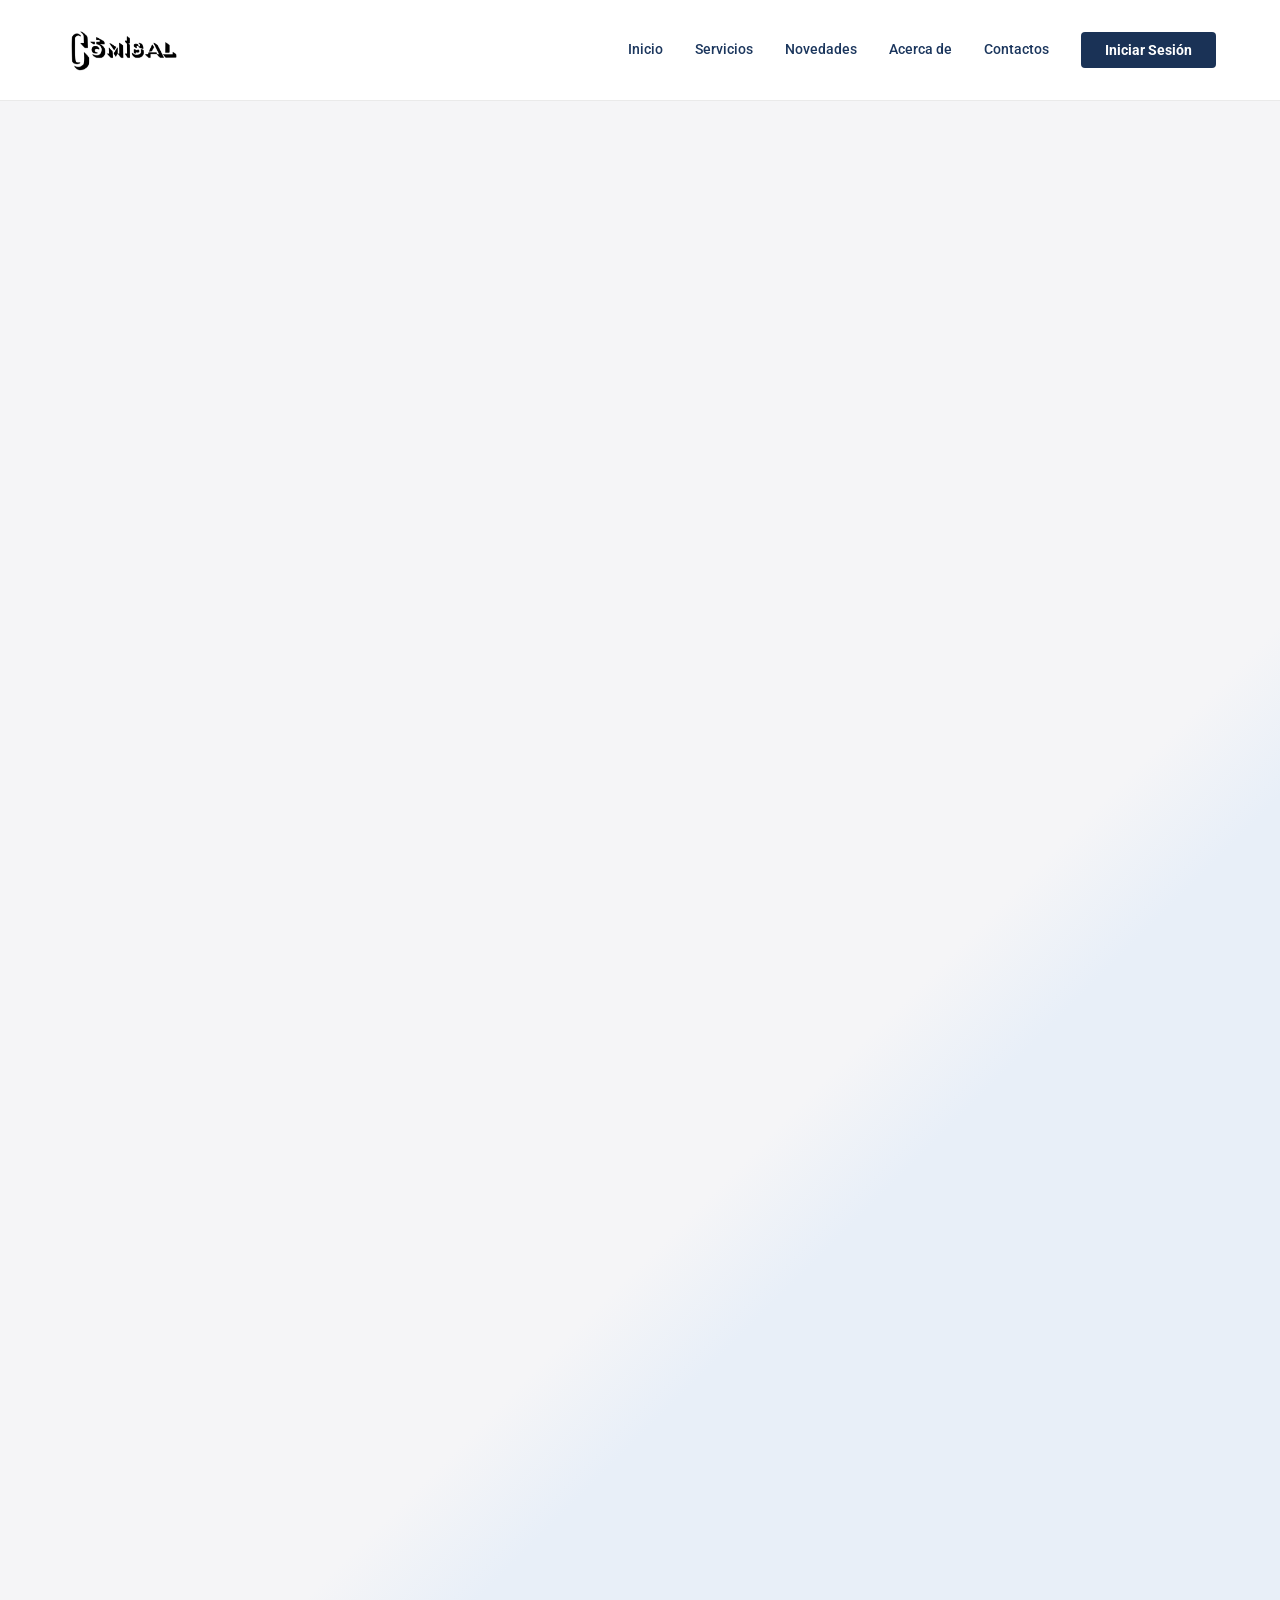
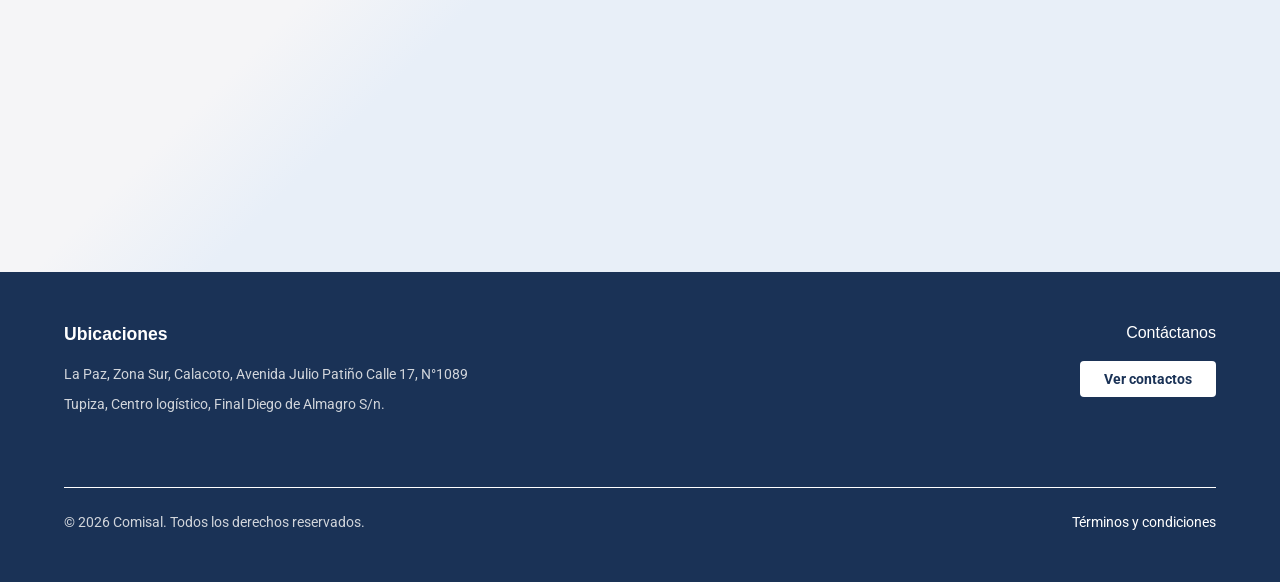
<file: Servicios.html>
<!DOCTYPE html>
<html lang="es">
<head>
    <meta charset="UTF-8">
    <meta name="viewport" content="width=device-width, initial-scale=1.0">
    <title>Servicios</title>
    <link rel="icon" href="imagenes/Recursos Comisal/Favicon/Favicon.png">
    <link rel="stylesheet" href="CSS/Style2.css">
    <link rel="preconnect" href="https://fonts.googleapis.com">
    <link rel="preconnect" href="https://fonts.gstatic.com" crossorigin>
    <link href="https://fonts.googleapis.com/css2?family=Open+Sans:wght@700&family=Roboto:wght@400;500;700&display=swap" rel="stylesheet">
</head>
<body>

    <header>
        <div class="logo">
            <img src="imagenes/Recursos Comisal/Logo/WhatsApp Image 2026-04-23 at 11.57.50 AM-Photoroom (1).png" alt="Comisal Logo">
        </div>
        <button class="menu-toggle" id="mobile-menu-btn">☰</button>
        <nav id="nav-menu">
            <a href="index.Html">Inicio</a>
            <a href="Servicios.html">Servicios</a>
            <a href="Novedades.html">Novedades</a>
            <a href="Acerca de.html">Acerca de</a>
            <a href="Contactos.html">Contactos</a>
            <a href="Iniciar Sesión.html"><button class="btn">Iniciar Sesión</button></a>
        </nav>
    </header>

    <main>
        <section class="titulo-con-icono banner-servicios animar-fade-up" style="background-image: url('imagenes/Recursos Comisal/Fotos/Operación.png');">
            <div class="banner-capa"></div>
            <div class="banner-contenido">
                <h1 class="page-title"><strong>Servicios</strong></h1>
                <p class="banner-subtexto">Soluciones integrales, exploración y asesoramiento minero con altos estándares de calidad.</p>
            </div>
        </section>

        <div class="servicios-rejilla">
            <div class="articulo tarjeta-servicio hover-card animar-fade-up">
                <div class="encabezado-servicio">
                    <img src="Íconos/Operaciones Icon.svg" alt="Icono de Operaciones" width="45" height="45">
                    <h3>Operaciones</h3>
                </div>
                <img src="imagenes/Recursos Comisal/Fotos/Operación.png" alt="Operaciones" class="imagen-servicio">
                <p>Las Operaciones que realizamos con enfoque en exploración de minerales donde también brindamos aesoramiento minero.</p>
            </div>

            <div class="articulo tarjeta-servicio hover-card animar-fade-up">
                <div class="encabezado-servicio">
                    <svg width="45" height="45" xmlns="http://www.w3.org/2000/svg" viewBox="0 0 24 24">
                        <path fill="#1B365D" fill-rule="evenodd" d="M3.5 8V6.5l4-3l3 1.5l4-3l6 4.5V8zm-.476 8.124L1.184 9.5h21.632l-1.84 6.624a4.5 4.5 0 0 0-7.364 4.376h-3.224q.111-.483.112-1a4.5 4.5 0 0 0-7.476-3.376M6 22.5a3 3 0 1 0 0-6a3 3 0 0 0 0 6m12 0a3 3 0 1 0 0-6a3 3 0 0 0 0 6" clip-rule="evenodd"/>
                    </svg>
                    <h3>Minas</h3>
                </div>
                <img src="imagenes/Recursos Comisal/Fotos/Mina.jpg" alt="Minas" class="imagen-servicio">
                <p>Las minas en donde realizamos nuestras distintas operaciones en diferentes lugares como Tupiza o la provincia Sud Chichas en Potosí.</p>
            </div>

            <div class="articulo tarjeta-servicio hover-card animar-fade-up">
                <div class="encabezado-servicio">
                    <svg width="45" height="45" xmlns="http://www.w3.org/2000/svg" viewBox="0 0 640 640">
                        <path fill="#1B365D" fill-rule="evenodd" d="M232.5 136L320 229L407.5 136L232.5 136zM447.9 163.1L375.6 240L504.6 240L448 163.1zM497.9 288L142.1 288L320 484.3L497.9 288zM135.5 240L264.5 240L192.2 163.1L135.6 240zM569.8 280.1L337.8 536.1C333.3 541.1 326.8 544 320 544C313.2 544 306.8 541.1 302.2 536.1L70.2 280.1C62.5 271.6 61.9 258.9 68.7 249.7L180.7 97.7C185.2 91.6 192.4 87.9 200 87.9L440 87.9C447.6 87.9 454.8 91.5 459.3 97.7L571.3 249.7C578.1 258.9 577.4 271.6 569.8 280.1z"/>
                    </svg>
                    <h3>Minerales</h3>
                </div>
                <img src="imagenes/Recursos Comisal/Fotos/Mineral.png" alt="Minerales" class="imagen-servicio">
                <p>Esta sección trata de los minerales de los cuales realizamos explotaciones, donde se encuentran minerakes como el Zinc.</p>
            </div>
        </div>

       <div class="separador animar-fade-up">
            <div class="linea-flecha"></div>
            <div icono svg>
            <img src="Íconos/Casco.svg" alt="Icono de Valores" width="45" height="45" class="icono-casco">
            </div>
        </div> 

        <div class="titulo-con-icono animar-fade-up">
            <img src="Íconos/Ubicación.svg" alt="Icono" width="62" height="62" class="icono-titulo">
            <h1 class="page-title animar-fade-up"><strong>Zona de Operación en Tupiza</strong></h1>
        </div>

        <div class="Mapa animar-fade-up"> 
            <iframe src="https://www.google.com/maps/embed?pb=!1m17!1m12!1m3!1d1191.7044954059209!2d-65.51666330676127!3d-21.637387623499986!2m3!1f0!2f0!3f0!3m2!1i1024!2i768!4f13.1!3m2!1m1!2zMjHCsDM4JzE3LjIiUyA2NcKwMzEnMDEuNSJX!5e1!3m2!1ses-419!2sbo!4v1792117714403!5m2!1ses-419!2sbo" allowfullscreen="" loading="lazy" referrerpolicy="strict-origin-when-cross-origin"></iframe>
        </div>
    </main>

    <footer>
        <div class="footer-left">
            <h4>Ubicaciones</h4>
            <p>La Paz, Zona Sur, Calacoto, Avenida Julio Patiño Calle 17, N°1089</p>
            <p>Tupiza, Centro logístico, Final Diego de Almagro S/n.</p>
        </div>
        <div class="footer-right">
            <h4>Contáctanos</h4>
            <a href="Contactos.html"><button class="btn btn-outline">Ver contactos</button></a> 
        </div>
        <div class="footer-bottom">
            <div class="footer-line"></div>
            <div class="footer-copy">
                <p>&copy; 2026 Comisal. Todos los derechos reservados.</p>
                <a href="#">Términos y condiciones</a>
            </div>
        </div>
    </footer>

    <script>
        const menuBtn = document.getElementById('mobile-menu-btn');
        const navMenu = document.getElementById('nav-menu');

        menuBtn.addEventListener('click', () => {
            navMenu.classList.toggle('active');
        });

        document.addEventListener("DOMContentLoaded", function() {
            const elementos = document.querySelectorAll('.animar-fade-up');

            const observador = new IntersectionObserver((entradas) => {
                entradas.forEach(entrada => {
                    if (entrada.isIntersecting) {
                        entrada.target.classList.add('visible');
                    } else {
                        entrada.target.classList.remove('visible');
                    }
                });
            }, {
                root: null,
                rootMargin: '0px',
                threshold: 0.1
            });

            elementos.forEach(elemento => {
                observador.observe(elemento);
            });
        });
    </script>
</body>
</html>
</file>
<file: CSS/Style.css>
:root {
    --primary-blue: #1a3256;
    --text-dark: #333333;
    --text-light: #666666;
    --white: #ffffff;
    --font-main: 'Open Sans Bold', sans-serif;
    --font-primary: 'Open Sans bold', sans-serif;
    --font-secondary: 'Roboto', sans-serif;
}

* {
    margin: 0;
    padding: 0;
    box-sizing: border-box;
    font-family: var(--font-secondary);
}

h1, h2, h3, h4, .carrusel-titulo {
    font-family: var(--font-primary);
    font-weight: 800;
}

body {
    background: linear-gradient(135deg, #f5f5f7 55%, #e8eff8 60%);
    color: var(--text-dark);
    line-height: 1.6;
}

a {
    text-decoration: none;
    color: inherit;
}

header {
    display: flex;
    justify-content: space-between;
    align-items: center;
    padding: 1.5rem 5%;
    background: var(--white);
    border-bottom: 1px solid #eaeaea;
    position: relative;
    z-index: 10;
}

@keyframes logoPulse {
    0%, 100% {
        transform: scale(1);
    }
    50% {
        transform: scale(1.075);
    }
}

.logo img {
    height: 52px;
    display: block;
    animation: logoPulse 4s ease-in-out infinite;
    will-change: transform;
}

nav {
    display: flex;
    gap: 2rem;
    align-items: center;
}

nav a {
    font-size: 0.9rem;
    font-weight: 500;
    color: #1b365d;
    transition: 0.3s;
}

nav a:hover {
    color: var(--primary-blue);
}

.btn {
    background: var(--primary-blue);
    color: var(--white);
    padding: 0.6rem 1.5rem;
    border: none;
    border-radius: 4px;
    cursor: pointer;
    font-size: 0.9rem;
    font-weight: 700;
    transition: 0.3s;
    display: inline-block;
    transition: transform 0.3s ease;
    will-change: transform;
}


.btn:hover {
    background: #112240;
    transform: scale(1.25);
}

.btn-outline {
    background: var(--white);
    color: var(--primary-blue);
}

.btn-outline:hover {
    background: #f0f0f0;
}

.menu-toggle {
    display: none;
    font-size: 1.5rem;
    background: none;
    border: none;
    cursor: pointer;
    color: var(--primary-blue);
}

.principal {
    position: relative;
    padding: 6rem 8%;
    background-size: cover;
    background-position: center;
}

.parallax-hero {
    background-attachment: fixed;
}

.principal-capa {
    position: absolute;
    top: 0;
    left: 0;
    width: 100%;
    height: 100%;
    background: rgba(15, 28, 48, 0.65);
    z-index: 1;
}

.principal-contenido {
    position: relative;
    z-index: 2;
}

.hero-left {
    text-align: left;
    max-width: 650px;
}

.principal h1 {
    color: var(--white);
    font-size: 3.5rem;
    margin-bottom: 1.5rem;
    text-shadow: 0 2px 4px rgba(0,0,0,0.3);
    line-height: 1.2;
}

.principal-body {
    display: flex;
    align-items: center;
    justify-content: space-between;
    gap: 4rem;
    margin: 0;
    text-align: left;
}

.principal-texto {
    flex: 1;
    color: var(--white);
    font-size: 1.05rem;
}

.btn-hero {
    margin-top: 1.8rem;
    padding: 0.8rem 1.8rem;
    font-size: 1rem;
}

.destacados-container {
    max-width: 1100px;
    margin: -3rem auto 2rem auto;
    padding: 0 1.5rem;
    position: relative;
    z-index: 4;
}

.destacados-grid {
    display: grid;
    grid-template-columns: repeat(3, 1fr);
    gap: 1.5rem;
}

.card-destacada {
    background: var(--white);
    padding: 2.2rem 1.5rem;
    border-radius: 8px;
    text-align: center;
    box-shadow: 0 6px 20px rgba(0, 0, 0, 0.08);
}

.icono-destacado {
    width: 70px;
    height: 70px;
    background-color: #3b71ca;
    color: var(--white);
    border-radius: 50%;
    display: flex;
    align-items: center;
    justify-content: center;
    margin: 0 auto 1.2rem auto;
}

.card-destacada h3 {
    color: var(--primary-blue);
    font-size: 1.35rem;
    margin-bottom: 0.8rem;
}

.card-destacada p {
    color: var(--text-light);
    font-size: 0.9rem;
    line-height: 1.5;
}

.hover-card {
    transition: transform 0.3s ease, box-shadow 0.3s ease;
}

.hover-card:hover {
    transform: translateY(-8px);
    box-shadow: 0 12px 25px rgba(0, 0, 0, 0.15);
}

.titulo-noticia {
    padding: 1rem 5% 1rem;
    display: flex;
    align-items: center;
    justify-content: center;
    gap: 1rem;
    color: var(--primary-blue);
    font-size: 1.4rem;
}

.noticia {
    padding: 1.5rem 5% 2rem;
    display: flex;
    justify-content: center;
}

.noticias-grid {
    display: flex;
    flex-direction: column;
    gap: 2rem;
    max-width: 1000px;
    width: 100%;
}

.noticia-card {
    background: var(--white);
    border: 1px solid #eaeaea;
    box-shadow: 0 4px 15px rgba(0,0,0,0.05);
    width: 100%;
    padding: 2rem;
    border-radius: 8px;
    margin: 0 auto;
}

.noticia-body {
    display: flex;
    gap: 2rem;
}

.noticias-grid .noticia-card:nth-child(even) .noticia-body {
    flex-direction: row-reverse;
}

.noticia-img {
    flex: 1;
}

.noticia-img img {
    width: 100%;
    height: 100%;
    object-fit: cover;
    border-radius: 4px;
}

.noticia-texto {
    flex: 1;
    display: flex;
    flex-direction: column;
    justify-content: center;
    align-items: flex-start;
}

.noticia-texto h3 {
    color: var(--primary-blue);
    margin-bottom: 1rem;
    font-size: 1.3rem;
}

.noticia-texto p {
    color: var(--text-light);
    margin-bottom: 1.5rem;
}

.noticia-texto .btn {
    align-self: flex-end;
}

.separador {
    display: flex;
    align-items: center;
    justify-content: center;
    gap: 1.2rem;
    width: 65%;
    margin: 0.3rem auto;
}

.separador .linea-flecha {
    flex: 1;
    height: 6px; 
    background-color: var(--primary-blue);
    position: relative;
    border-radius: 3px;
    transform: scaleX(0);
    transform-origin: left;
    transition: transform 0.8s cubic-bezier(0.16, 1, 0.3, 1);
}

.separador.visible .linea-flecha {
    transform: scaleX(1);
}

.separador .linea-flecha::after {
    content: '';
    position: absolute;
    right: -2px;
    top: 50%;
    transform: translateY(-50%);
    border: solid var(--primary-blue);
    border-width: 0 6px 6px 0;
    display: inline-block;
    padding: 6px;
    transform: translateY(-50%) rotate(-45deg);
}

@keyframes zoomCascoFinal {
    0% {
        transform: scale(1);
    }
    100% {
        transform: scale(1.18);
    }
}

.separador .icono-casco {
    display: block;
    transform: scale(1);
    transition: transform 0.3s ease;
    will-change: transform;
}

.separador.visible .icono-casco {
    animation: zoomCascoFinal 0.45s cubic-bezier(0.4, 0, 0.2, 1) 0.75s forwards;
}

.separador .icono-casco:hover {
    animation: none;
    transform: scale(1.35);
}

.servicios {
    padding: 1.5rem 0 5rem;
    text-align: center;
    width: 100%;
}

.titulo-servicios {
    padding: 1rem 5% 0.5rem;
    text-align: center;
    color: var(--primary-blue);
    font-size: 1.4rem;
}

.servicios-btn {
    position: absolute;
    bottom: 1.5rem;
    right: 5%;
    margin: 0;
    z-index: 5;
}

.carrusel-wrapper {
    display: flex;
    align-items: center;
    position: relative;
    width: 100%;
    max-width: 100%;
    margin: 0;
}

.carrusel-ventana {
    display: flex;
    overflow: hidden;
    width: 100%;
    scroll-behavior: smooth;
}

.carrusel-item {
    min-width: 100%;
    box-sizing: border-box;
    padding: 0;
}

.carrusel-fondo {
    position: relative;
    width: 100%;
    height: 571px;
    background-size: cover;
    background-position: center;
    display: flex;
    align-items: center;
    justify-content: center;
}

.capa-azul {
    position: absolute;
    top: 0;
    left: 0;
    width: 100%;
    height: 100%;
    background: rgba(22, 43, 76, 0.5);
    z-index: 1;
}
.carrusel-titulo {
    position: relative;
    z-index: 2;
    color: var(--white);
    font-size: 2.8rem;
    text-align: center;
}

.flecha-carrusel {
    position: absolute;
    top: 50%;
    transform: translateY(-50%);
    background: none;
    border: none;
    font-size: 2rem;
    color: var(--white);
    cursor: pointer;
    padding: 0 20px;
    transition: 0.2s;
    z-index: 5;
}

.flecha-carrusel.izq {
    left: 10px;
}

.flecha-carrusel.der {
    right: 10px;
}

.flecha-carrusel:hover {
    transform: translateY(-50%) scale(1.2);
}

.animar-fade-up {
    opacity: 0;
    transform: translateY(30px);
    transition: opacity 0.6s ease-out, transform 0.6s ease-out;
}

.animar-fade-up.visible {
    opacity: 1;
    transform: translateY(0);
}

footer {
    background: var(--primary-blue);
    color: var(--white);
    padding: 3rem 5%;
    display: flex;
    justify-content: space-between;
    gap: 2rem;
    flex-wrap: wrap;
}

.footer-left h4 {
    margin-bottom: 1rem;
}

.footer-left p {
    font-size: 0.85rem;
    margin-bottom: 0.5rem;
    color: #d1d5db;
}

.footer-right {
    display: flex;
    flex-direction: column;
    align-items: flex-end;
}

.footer-bottom {
    width: 100%;
    margin-top: 2rem;
}

.footer-line {
    width: 100%;
    height: 1px;
    background-color: var(--white);
    margin-bottom: 1.5rem;
}

.footer-copy {
    display: flex;
    justify-content: space-between;
    align-items: center;
    font-size: 0.85rem;
    color: #d1d5db;
}

.footer-copy a {
    color: var(--white);
    transition: opacity 0.3s;
}

.footer-copy a:hover {
    opacity: 0.8;
    text-decoration: underline;
}

.footer-right h4 {
    margin-bottom: 1rem;
    font-weight: normal;
}

@media (max-width: 900px) {
    .destacados-grid {
        grid-template-columns: 1fr;
    }

    .destacados-container {
        margin-top: 2rem;
    }

    .principal-body, 
    .noticia-body,
    .noticias-grid .noticia-card:nth-child(even) .noticia-body {
        flex-direction: column;
        text-align: center;
    }
    
    .principal-img {
        justify-content: center;
    }
    
    .noticia-texto .btn {
        align-self: flex-start;
    }

    .parallax-hero {
        background-attachment: scroll;
    }
}

@media (max-width: 768px) {
    .menu-toggle {
        display: block;
    }
    
    nav {
        display: none;
        flex-direction: column;
        position: absolute;
        top: 100%;
        left: 0;
        width: 100%;
        background: var(--white);
        padding: 1rem 0;
        box-shadow: 0 4px 6px rgba(0,0,0,0.1);
        z-index: 100;
    }
    
    nav.active {
        display: flex;
    }
    
    nav .btn {
        width: 90%;
        margin: 0 auto;
    }
    
    .principal h1 {
        font-size: 2.2rem;
    }
    
    .separador {
        width: 90%;
    }
    
    footer {
        flex-direction: column;
        text-align: center;
    }
    
    .footer-right {
        align-items: center;
        width: 100%;
    }

    .footer-copy {
        flex-direction: column;
        gap: 0.8rem;
        text-align: center;
    }
}
</file>
<file: CSS/Style4.css>
:root {
    --primary-blue: #1a3256;
    --text-dark: #333333;
    --text-light: #555555;
    --bg-light: #f8f9fa;
    --white: #ffffff;
    --font-main: 'Open Sans Bold', sans-serif;
    --font-primary: 'Open Sans bold', sans-serif;
    --font-secondary: 'Roboto', sans-serif;
}

* {
    margin: 0;
    padding: 0;
    box-sizing: border-box;
    font-family: var(--font-secondary);
}

h1, h2, h3, h4, .page-title, .titulo-banner {
    font-family: var(--font-primary);
    font-weight: 700;
}

body {
    background: linear-gradient(135deg, rgb(245, 245, 247) 55%, rgb(232, 239, 248) 60%);
    color: var(--text-dark);
    line-height: 1.6;
}

a {
    text-decoration: none;
    color: inherit;
}

header {
    display: flex;
    justify-content: space-between;
    align-items: center;
    padding: 1.5rem 5%;
    background-color: var(--white);
    border-bottom: 1px solid #eaeaea;
    position: relative;
    z-index: 10;
}

@keyframes logoPulse {
    0%, 100% {
        transform: scale(1);
    }
    50% {
        transform: scale(1.075);
    }
}

.logo img {
    height: 52px;
    display: block;
    animation: logoPulse 4s ease-in-out infinite;
    will-change: transform;
}

nav {
    display: flex;
    gap: 2rem;
    align-items: center;
}

nav a {
    font-size: 0.9rem;
    font-weight: 500;
    color: #1b365d;
    transition: color 0.3s;
}

nav a:hover {
    color: var(--primary-blue);
}

.btn {
    background: var(--primary-blue);
    color: var(--white);
    padding: 0.6rem 1.5rem;
    border: none;
    border-radius: 4px;
    cursor: pointer;
    font-size: 0.9rem;
    font-weight: 700;
    transition: 0.3s;
    display: inline-block;
    transition: transform 0.3s ease;
    will-change: transform;
}

.btn:hover {
    background: #112240;
    transform: scale(1.25);
}

.btn-outline {
    background-color: var(--white);
    color: var(--primary-blue);
    font-weight: bold;
}

.btn-outline:hover {
    background-color: #f0f0f0;
}

.menu-toggle {
    display: none;
    font-size: 1.5rem;
    background: none;
    border: none;
    cursor: pointer;
    color: var(--primary-blue);
}

.banner-acerca {
    position: relative;
    padding: 5rem 5%;
    text-align: center;
    background-size: cover;
    background-position: center;
}

.parallax-hero {
    background-attachment: fixed;
}

.banner-capa {
    position: absolute;
    top: 0;
    left: 0;
    width: 100%;
    height: 100%;
    background: rgba(45, 55, 69, 0.762); 
    z-index: 1;
}

.banner-contenido {
    position: relative;
    z-index: 2;
    max-width: 800px;
    margin: 0 auto;
}

.titulo-banner {
    color: var(--white);
    font-size: 3.2rem;
    margin-bottom: 0.8rem;
    text-shadow: 0 2px 4px rgba(0,0,0,0.3);
}

.banner-subtexto {
    color: var(--white);
    font-size: 1.1rem;
    font-weight: 400;
    text-shadow: 0 1px 3px rgba(0,0,0,0.3);
}

.page-title {
    color: var(--primary-blue);
    font-size: 2.2rem;
    margin: 0;
}

.titulo-con-icono {
    display: flex;
    flex-direction: column;
    align-items: center;
    justify-content: center;
    text-align: center;
    margin: 2rem 0 2rem 0;
    gap: 0.8rem;
}

.icono-titulo {
    display: block;
}

.seccion-historia {
    position: relative;
    background-image: url('../imagenes/Recursos%20Comisal/Fotos/Operación2.png');
    background-size: cover;
    background-position: center;
    background-attachment: fixed;
    padding: 5rem 5%;
}

.historia-capa {
    position: absolute;
    top: 0;
    left: 0;
    width: 100%;
    height: 100%;
    background: rgba(27, 57, 106, 0.57); 
    z-index: 1;
}

.historia-contenido-wrapper {
    position: relative;
    z-index: 2;
    display: flex;
    align-items: center;
    justify-content: space-between;
    gap: 4rem;
    max-width: 1100px;
    margin: 0 auto;
}

.historia-imagen {
    flex: 1;
    display: flex;
    justify-content: center;
}

.logo-historia-img {
    max-width: 100%;
    height: auto;
    filter: brightness(0) invert(1); 
}

.historia-texto {
    flex: 1;
}

.historia-texto h2 {
    color: var(--white);
    font-size: 2rem;
    margin-bottom: 1rem;
    font-weight: 700;
}

.historia-texto p {
    color: #f3f4f6;
    font-size: 1.05rem;
    line-height: 1.7;
}

.separador {
    display: flex;
    align-items: center;
    justify-content: center;
    gap: 1.2rem;
    width: 65%;
    margin: 0.9rem auto;
}

.separador .linea-flecha {
    flex: 1;
    height: 6px; 
    background-color: var(--primary-blue);
    position: relative;
    border-radius: 3px;
    transform: scaleX(0);
    transform-origin: left;
    transition: transform 0.8s cubic-bezier(0.16, 1, 0.3, 1);
}

.separador.visible .linea-flecha {
    transform: scaleX(1);
}

.separador .linea-flecha::after {
    content: '';
    position: absolute;
    right: -2px;
    top: 50%;
    transform: translateY(-50%);
    border: solid var(--primary-blue);
    border-width: 0 6px 6px 0;
    display: inline-block;
    padding: 6px;
    transform: translateY(-50%) rotate(-45deg);
}

@keyframes zoomCascoFinal {
    0% {
        transform: scale(1);
    }
    100% {
        transform: scale(1.18);
    }
}

.separador .icono-casco {
    display: block;
    transform: scale(1);
    transition: transform 0.3s ease;
    will-change: transform;
}

.separador.visible .icono-casco {
    animation: zoomCascoFinal 0.45s cubic-bezier(0.4, 0, 0.2, 1) 0.75s forwards;
}

.separador .icono-casco:hover {
    animation: none;
    transform: scale(1.35);
}

.seccion-tarjetas {
    display: grid;
    grid-template-columns: repeat(3, 1fr);
    gap: 3rem;
    max-width: 1100px;
    margin: 3rem auto 5rem auto;
    padding: 0 5%;
}

.columna-tarjeta {
    display: flex;
    flex-direction: column;
    align-items: center;
}

.columna-tarjeta h3 {
    color: var(--primary-blue);
    font-size: 1.6rem;
    margin-bottom: 1.5rem;
    font-weight: 600;
}

.caja-tarjeta {
    background-color: var(--white);
    box-shadow: 0px 8px 24px rgba(0, 0, 0, 0.08);
    padding: 3rem 2rem;
    border-radius: 8px;
    border: 1px solid #eaeaea;
    height: 100%;
    display: flex;
    align-items: center;
}

.caja-tarjeta p {
    color: var(--text-light);
    font-size: 0.95rem;
    line-height: 1.7;
}

.hover-card {
    transition: transform 0.3s ease, box-shadow 0.3s ease;
}

.hover-card:hover {
    transform: translateY(-8px);
    box-shadow: 0 12px 25px rgba(0, 0, 0, 0.15);
}

.animar-fade-up {
    opacity: 0;
    transform: translateY(30px);
    transition: opacity 0.6s ease-out, transform 0.6s ease-out;
    will-change: opacity, transform; 
}

.animar-fade-up.visible {
    opacity: 1;
    transform: translateY(0);
}

.Mapa {
    width: 100%;
    padding-bottom: 5rem;
}

.Mapa iframe {
    width: 100%;
    height: 480px;
    border: 0;
    display: block;
}

footer {
    background-color: var(--primary-blue);
    color: var(--white);
    padding: 3rem 5%;
    display: flex;
    justify-content: space-between;
    align-items: flex-start;
    flex-wrap: wrap;
    gap: 2rem;
}

.footer-left h4 {
    margin-bottom: 1rem;
    font-size: 1.1rem;
    font-weight: 600;
}

.footer-left p {
    font-size: 0.85rem;
    margin-bottom: 0.5rem;
    color: #d1d5db;
}

.footer-right {
    text-align: right;
    display: flex;
    flex-direction: column;
    align-items: flex-end;
}

.footer-right h4 {
    margin-bottom: 1rem;
    font-size: 1rem;
    font-weight: normal;
}

.footer-bottom {
    width: 100%;
    margin-top: 2rem;
}

.footer-line {
    width: 100%;
    height: 1px;
    background-color: var(--white);
    margin-bottom: 1.5rem;
}

.footer-copy {
    display: flex;
    justify-content: space-between;
    align-items: center;
    font-size: 0.85rem;
    color: #d1d5db;
}

.footer-copy a {
    color: var(--white);
    transition: opacity 0.3s;
}

.footer-copy a:hover {
    opacity: 0.8;
    text-decoration: underline;
}

@media (max-width: 900px) {
    .historia-contenido-wrapper {
        gap: 2rem;
        flex-direction: column;
        text-align: center;
    }

    .seccion-tarjetas {
        grid-template-columns: 1fr;
        gap: 2rem;
    }

    .caja-tarjeta {
        padding: 2.5rem 1.5rem;
    }

    .parallax-hero,
    .seccion-historia {
        background-attachment: scroll;
    }
}

@media (max-width: 768px) {
    .menu-toggle {
        display: block;
    }

    nav {
        display: none;
        flex-direction: column;
        position: absolute;
        top: 100%;
        left: 0;
        width: 100%;
        background-color: var(--white);
        padding: 1rem 0;
        box-shadow: 0 4px 6px rgba(0,0,0,0.1);
        z-index: 100;
    }

    nav.active {
        display: flex;
    }

    nav .btn {
        width: 90%;
        margin: 0 auto;
    }

    .titulo-banner {
        font-size: 2.2rem;
    }

    .separador {
        width: 90%;
    }

    footer {
        flex-direction: column;
        text-align: center;
    }

    .footer-right {
        text-align: center;
        align-items: center;
        width: 100%;
    }

    .footer-copy {
        flex-direction: column;
        gap: 0.8rem;
        text-align: center;
    }
}
</file>
<file: CSS/Style5.css>
:root {
    --primary-blue: #1a3256;
    --text-dark: #333333;
    --text-light: #555555;
    --bg-light: #f8f9fa;
    --white: #ffffff;
    --font-main: 'Open Sans Bold', sans-serif;
    --font-primary: 'Open Sans bold', sans-serif;
    --font-secondary: 'Roboto', sans-serif;
}

* {
    margin: 0;
    padding: 0;
    box-sizing: border-box;
    font-family: var(--font-secondary);
}

h1, h2, h3, h4, .titulo-banner {
    font-family: var(--font-primary);
    font-weight: 700;
}

body {
    background: linear-gradient(135deg, rgb(245, 245, 247) 55%, rgb(232, 239, 248) 60%);
    color: var(--text-dark);
    line-height: 1.6;
}

a {
    text-decoration: none;
    color: inherit;
}

header {
    display: flex;
    justify-content: space-between;
    align-items: center;
    padding: 1.5rem 5%;
    background-color: var(--white);
    border-bottom: 1px solid #eaeaea;
    position: relative;
    z-index: 10;
}

@keyframes logoPulse {
    0%, 100% {
        transform: scale(1);
    }
    50% {
        transform: scale(1.075);
    }
}

.logo img {
    height: 52px;
    display: block;
    animation: logoPulse 4s ease-in-out infinite;
    will-change: transform;
}

nav {
    display: flex;
    gap: 2rem;
    align-items: center;
}

nav a {
    font-size: 0.9rem;
    font-weight: 500;
    color: #1b365d;
    transition: color 0.3s;
}

nav a:hover {
    color: var(--primary-blue);
}

.btn {
    background: var(--primary-blue);
    color: var(--white);
    padding: 0.6rem 1.5rem;
    border: none;
    border-radius: 4px;
    cursor: pointer;
    font-size: 0.9rem;
    font-weight: 700;
    transition: 0.3s;
    display: inline-block;
    transition: transform 0.3s ease;
    will-change: transform;
}

.btn:hover {
    background: #112240;
    transform: scale(1.25);
}

.btn-outline {
    background-color: var(--white);
    color: var(--primary-blue);
    font-weight: bold;
}

.btn-outline:hover {
    background-color: #f0f0f0;
}

.menu-toggle {
    display: none;
    font-size: 1.5rem;
    background: none;
    border: none;
    cursor: pointer;
    color: var(--primary-blue);
}

.banner-contactos {
    position: relative;
    padding: 5rem 5%; 
    text-align: center;
    background-size: cover;
    background-position: center;
}
.banner-subtexto {
    color: var(--white);
    font-size: 1.1rem;
    font-weight: 400;
    text-shadow: 0 1px 3px rgba(0,0,0,0.3);
}
.banner-capa {
    position: absolute;
    top: 0;
    left: 0;
    width: 100%;
    height: 100%;
    background: rgba(15, 28, 48, 0.65);
    z-index: 1;
}

.banner-contenido {
    position: relative;
    z-index: 2;
}

.titulo-banner {
    color: var(--white);
    font-size: 3.2rem;
    margin-bottom: 0.8rem;
    text-shadow: 0 2px 4px rgba(0,0,0,0.3);
}

.canales-contacto {
    max-width: 1100px;
    margin: 4rem auto 3rem auto;
    padding: 0 5%;
}

.encabezado-canales {
    display: flex;
    align-items: center;
    gap: 1rem;
    margin-bottom: 3rem;
}

.encabezado-canales h2 {
    color: var(--primary-blue);
    font-size: 1.8rem;
    font-weight: 700;
}

.rejilla-canales {
    display: grid;
    grid-template-columns: repeat(3, 1fr);
    gap: 2.5rem;
}

.tarjeta-canal {
    background: var(--white);
    border: 1px solid #eaeaea;
    box-shadow: 0 4px 15px rgba(0,0,0,0.05);
    border-radius: 12px;
    padding: 2.5rem 1.5rem;
    display: flex;
    flex-direction: column;
    align-items: center;
    text-align: center;
}

.hover-card {
    transition: transform 0.3s ease, box-shadow 0.3s ease;
}

.hover-card:hover {
    transform: translateY(-8px);
    box-shadow: 0 12px 25px rgba(0, 0, 0, 0.15);
}

.tarjeta-canal h3 {
    color: var(--primary-blue);
    font-size: 1.3rem;
    margin-bottom: 1.5rem;
    font-weight: 700;
}

.tarjeta-canal img {
    width: 110px;
    height: 110px;
    object-fit: contain;
    margin-bottom: 1.5rem;
    filter: none;
}

.tarjeta-canal a {
    color: var(--text-dark);
    font-size: 1rem;
    font-weight: 500;
    word-break: break-all;
    transition: color 0.3s;
}

.tarjeta-canal a:hover {
    color: var(--primary-blue);
}

.separador {
    display: flex;
    align-items: center;
    justify-content: center;
    gap: 1.2rem;
    width: 65%;
    margin: 0.3rem auto;
}

.separador .linea-flecha {
    flex: 1;
    height: 6px; 
    background-color: var(--primary-blue);
    position: relative;
    border-radius: 3px;
    transform: scaleX(0);
    transform-origin: left;
    transition: transform 0.8s cubic-bezier(0.16, 1, 0.3, 1);
}

.separador.visible .linea-flecha {
    transform: scaleX(1);
}

.separador .linea-flecha::after {
    content: '';
    position: absolute;
    right: -2px;
    top: 50%;
    transform: translateY(-50%);
    border: solid var(--primary-blue);
    border-width: 0 6px 6px 0;
    display: inline-block;
    padding: 6px;
    transform: translateY(-50%) rotate(-45deg);
}

@keyframes zoomCascoFinal {
    0% {
        transform: scale(1);
    }
    100% {
        transform: scale(1.18);
    }
}

.separador .icono-casco {
    display: block;
    transform: scale(1);
    transition: transform 0.3s ease;
    will-change: transform;
}

.separador.visible .icono-casco {
    animation: zoomCascoFinal 0.45s cubic-bezier(0.4, 0, 0.2, 1) 0.75s forwards;
}

.separador .icono-casco:hover {
    animation: none;
    transform: scale(1.35);
}

.chat-directo {
    max-width: 1100px;
    margin: 4rem auto 6rem auto;
    padding: 0 5%;
}

.encabezado-chat {
    display: flex;
    flex-direction: column;
    align-items: center;
    justify-content: center;
    text-align: center;
    margin-bottom: 3rem;
    gap: 0.8rem;
}

.encabezado-chat h2 {
    color: var(--primary-blue);
    font-size: 2.2rem;
    font-weight: 700;
}

.formulario-chat {
    display: flex;
    flex-direction: column;
    gap: 2rem;
    max-width: 900px;
    margin: 0 auto;
}

.fila-formulario {
    display: grid;
    grid-template-columns: 1fr 1fr;
    gap: 2rem;
}

.grupo-entrada {
    display: flex;
    flex-direction: column;
    gap: 0.8rem;
}

.grupo-entrada label {
    color: var(--primary-blue);
    font-size: 1.1rem;
    font-weight: 700;
}

.grupo-entrada input {
    padding: 0.8rem 1rem;
    border: 1px solid var(--primary-blue);
    border-radius: 4px;
    font-size: 1rem;
    color: var(--text-dark);
    outline: none;
    transition: box-shadow 0.3s;
}

.grupo-entrada input:focus {
    box-shadow: 0 0 5px rgba(26, 50, 86, 0.3);
}

.grupo-entrada input::placeholder {
    color: #999;
}

.campo-texto {
    width: 100%;
    height: 250px;
    border: 1px solid var(--primary-blue);
    border-radius: 4px;
    padding: 1rem;
    resize: vertical;
    outline: none;
    font-size: 1rem;
    margin-top: 1rem;
}

.campo-texto:focus {
    box-shadow: 0 0 5px rgba(26, 50, 86, 0.3);
}

.envio-formulario {
    display: flex;
    justify-content: flex-end;
    margin-top: 1rem;
}

.envio-formulario .btn {
    padding: 0.8rem 2rem;
    font-size: 1rem;
}

.animar-fade-up {
    opacity: 0;
    transform: translateY(30px);
    transition: opacity 0.6s ease-out, transform 0.6s ease-out;
    will-change: opacity, transform; 
}

.animar-fade-up.visible {
    opacity: 1;
    transform: translateY(0);
}

footer {
    background-color: var(--primary-blue);
    color: var(--white);
    padding: 3rem 5%;
    display: flex;
    justify-content: space-between;
    align-items: flex-start;
    flex-wrap: wrap;
    gap: 2rem;
}

.footer-left h4 {
    margin-bottom: 1rem;
    font-size: 1.1rem;
    font-weight: 600;
}

.footer-left p {
    font-size: 0.85rem;
    margin-bottom: 0.5rem;
    color: #d1d5db;
}

.footer-right {
    text-align: right;
    display: flex;
    flex-direction: column;
    align-items: flex-end;
}

.footer-right h4 {
    margin-bottom: 1rem;
    font-size: 1rem;
    font-weight: normal;
}

.footer-bottom {
    width: 100%;
    margin-top: 2rem;
}

.footer-line {
    width: 100%;
    height: 1px;
    background-color: var(--white);
    margin-bottom: 1.5rem;
}

.footer-copy {
    display: flex;
    justify-content: space-between;
    align-items: center;
    font-size: 0.85rem;
    color: #d1d5db;
}

.footer-copy a {
    color: var(--white);
    transition: opacity 0.3s;
}

.footer-copy a:hover {
    opacity: 0.8;
    text-decoration: underline;
}

@media (max-width: 900px) {
    .rejilla-canales {
        grid-template-columns: 1fr;
        gap: 2rem;
    }
    
    .fila-formulario {
        grid-template-columns: 1fr;
    }

    .encabezado-canales {
        justify-content: center;
    }
}

@media (max-width: 768px) {
    .menu-toggle {
        display: block;
    }

    nav {
        display: none;
        flex-direction: column;
        position: absolute;
        top: 100%;
        left: 0;
        width: 100%;
        background-color: var(--white);
        padding: 1rem 0;
        box-shadow: 0 4px 6px rgba(0,0,0,0.1);
        z-index: 100;
    }

    nav.active {
        display: flex;
    }

    nav .btn {
        width: 90%;
        margin: 0 auto;
    }

    .titulo-banner {
        font-size: 2.2rem;
    }

    .separador {
        width: 90%;
    }

    footer {
        flex-direction: column;
        text-align: center;
    }

    .footer-right {
        text-align: center;
        align-items: center;
        width: 100%;
    }

    .footer-copy {
        flex-direction: column;
        gap: 0.8rem;
        text-align: center;
    }
}
</file>
<file: CSS/Style6.css>
:root {
    --primary-blue: #1a3256;
    --text-dark: #333333;
    --text-light: #555555;
    --bg-light: #f8f9fa;
    --white: #ffffff;
    --font-main: 'Open Sans Bold', sans-serif;
    --font-primary: 'Open Sans bold', sans-serif;
    --font-secondary: 'Roboto', sans-serif;
}

* {
    margin: 0;
    padding: 0;
    box-sizing: border-box;
    font-family: var(--font-secondary);
}

h1, h2, h3, h4, .login-card h1 {
    font-family: var(--font-primary);
    font-weight: 700;
}

body {
    background-image: url('../imagenes/Recursos Comisal/Fotos/Operación.png');
    background-size: cover;
    background-position: center;
    background-repeat: no-repeat;
    min-height: 100vh;
    position: relative;
    color: var(--text-dark);
    line-height: 1.6;
}

body::before {
    content: '';
    position: absolute;
    top: 0;
    left: 0;
    width: 100%;
    height: 100%;
    background: rgba(15, 28, 48, 0.65);
    z-index: 0;
}

header, main, footer {
    position: relative;
    z-index: 1;
}

a {
    text-decoration: none;
    color: inherit;
}

header {
    display: flex;
    justify-content: space-between;
    align-items: center;
    padding: 1.5rem 5%;
    background-color: var(--white);
    border-bottom: 1px solid #eaeaea;
    position: relative;
    z-index: 10;
}

@keyframes logoPulse {
    0%, 100% {
        transform: scale(1);
    }
    50% {
        transform: scale(1.075);
    }
}

.logo img {
    height: 52px;
    display: block;
    animation: logoPulse 4s ease-in-out infinite;
    will-change: transform;
}

nav {
    display: flex;
    gap: 2rem;
    align-items: center;
}

nav a {
    font-size: 0.9rem;
    font-weight: 500;
    color: #1b365d;
    transition: color 0.3s;
}

nav a:hover {
    color: var(--primary-blue);
}

.btn {
    background: var(--primary-blue);
    color: var(--white);
    padding: 0.6rem 1.5rem;
    border: none;
    border-radius: 4px;
    cursor: pointer;
    font-size: 0.9rem;
    font-weight: 700;
    transition: 0.3s;
    display: inline-block;
    transition: transform 0.3s ease;
    will-change: transform;
}

.btn:hover {
    background: #112240;
    transform: scale(1.25);
}

.btn-outline {
    background-color: var(--white);
    color: var(--primary-blue);
    font-weight: bold;
}

.btn-outline:hover {
    background-color: #f0f0f0;
}

.menu-toggle {
    display: none;
    font-size: 1.5rem;
    background: none;
    border: none;
    cursor: pointer;
    color: var(--primary-blue);
}

.login-wrapper {
    display: flex;
    justify-content: center;
    align-items: center;
    min-height: 80vh;
    padding: 2rem;
}

.login-card {
    background-color: var(--primary-blue);
    color: var(--white);
    padding: 3rem;
    border-radius: 12px;
    width: 100%;
    max-width: 500px;
    box-shadow: 0 10px 25px rgba(0,0,0,0.1);
}

.login-card h1 {
    text-align: center;
    margin-bottom: 2rem;
    font-size: 2rem;
}

.form-group {
    margin-bottom: 1.5rem;
}

.form-group label {
    display: block;
    margin-bottom: 0.5rem;
    font-weight: 500;
}

.form-group input {
    width: 100%;
    padding: 0.8rem;
    border: none;
    border-radius: 4px;
    font-size: 1rem;
    color: var(--text-dark);
}

.forgot-password {
    display: block;
    text-align: right;
    margin-bottom: 1.5rem;
    font-size: 0.9rem;
    cursor: pointer;
}

.btn-submit {
    width: 100%;
    background-color: #d1d5db;
    color: var(--primary-blue);
    padding: 1rem;
    border: none;
    border-radius: 4px;
    font-weight: bold;
    cursor: pointer;
    font-size: 1rem;
    transition: background 0.3s;
}

.btn-submit:hover {
    background-color: #ffffff;
}

.animar-fade-up {
    opacity: 0;
    transform: translateY(30px);
    transition: opacity 0.6s ease-out, transform 0.6s ease-out;
    will-change: opacity, transform; 
}

.animar-fade-up.visible {
    opacity: 1;
    transform: translateY(0);
}

footer {
    background-color: var(--primary-blue);
    color: var(--white);
    padding: 3rem 5%;
    display: flex;
    justify-content: space-between;
    align-items: flex-start;
    flex-wrap: wrap;
    gap: 2rem;
}

.footer-left h4 {
    margin-bottom: 1rem;
    font-size: 1.1rem;
    font-weight: 600;
}

.footer-left p {
    font-size: 0.85rem;
    margin-bottom: 0.5rem;
    color: #d1d5db;
}

.footer-right {
    text-align: right;
    display: flex;
    flex-direction: column;
    align-items: flex-end;
}

.footer-right h4 {
    margin-bottom: 1rem;
    font-size: 1rem;
    font-weight: normal;
}

.footer-bottom {
    width: 100%;
    margin-top: 2rem;
}

.footer-line {
    width: 100%;
    height: 1px;
    background-color: var(--white);
    margin-bottom: 1.5rem;
}

.footer-copy {
    display: flex;
    justify-content: space-between;
    align-items: center;
    font-size: 0.85rem;
    color: #d1d5db;
}

.footer-copy a {
    color: var(--white);
    transition: opacity 0.3s;
}

.footer-copy a:hover {
    opacity: 0.8;
    text-decoration: underline;
}

@media (max-width: 768px) {
    .menu-toggle {
        display: block;
    }

    nav {
        display: none;
        flex-direction: column;
        position: absolute;
        top: 100%;
        left: 0;
        width: 100%;
        background-color: var(--white);
        padding: 1rem 0;
        box-shadow: 0 4px 6px rgba(0,0,0,0.1);
        z-index: 100;
    }

    nav.active {
        display: flex;
    }

    footer {
        flex-direction: column;
        text-align: center;
    }

    .footer-right {
        text-align: center;
        align-items: center;
        width: 100%;
    }

    .footer-copy {
        flex-direction: column;
        gap: 0.8rem;
        text-align: center;
    }
}
</file>
<file: CSS/Style3.css>
:root {
    --primary-blue: #1a3256;
    --text-dark: #333333;
    --text-light: #555555;
    --bg-light: #f8f9fa;
    --white: #ffffff;
    --font-main: 'Open Sans Bold', sans-serif;
    --font-primary: 'Open Sans bold', sans-serif;
    --font-secondary: 'Roboto', sans-serif;
}

* {
    margin: 0;
    padding: 0;
    box-sizing: border-box;
    font-family: var(--font-secondary);
}

h1, h2, h3, h4, .subtitulo-seccion {
    font-family: var(--font-primary);
    font-weight: 800;
}

body {
    background: linear-gradient(135deg, rgb(245, 245, 247) 55%, rgb(232, 239, 248) 60%);
    color: var(--text-dark);
    line-height: 1.6;
}

a {
    text-decoration: none;
    color: inherit;
}

header {
    display: flex;
    justify-content: space-between;
    align-items: center;
    padding: 1.5rem 5%;
    background-color: var(--white);
    border-bottom: 1px solid #eaeaea;
    position: relative;
    z-index: 10;
}

@keyframes logoPulse {
    0%, 100% {
        transform: scale(1);
    }
    50% {
        transform: scale(1.075);
    }
}

.logo img {
    height: 52px;
    display: block;
    animation: logoPulse 4s ease-in-out infinite;
    will-change: transform;
}

nav {
    display: flex;
    gap: 2rem;
    align-items: center;
}

nav a {
    font-size: 0.9rem;
    font-weight: 500;
    color: #1b365d;
    transition: color 0.3s;
}

nav a:hover {
    color: var(--primary-blue);
}

.btn {
    background: var(--primary-blue);
    color: var(--white);
    padding: 0.6rem 1.5rem;
    border: none;
    border-radius: 4px;
    cursor: pointer;
    font-size: 0.9rem;
    font-weight: 700;
    transition: 0.3s;
    display: inline-block;
    transition: transform 0.3s ease;
    will-change: transform;
}


.btn:hover {
    background: #112240;
    transform: scale(1.25);
}

.btn-outline {
    background-color: var(--white);
    color: var(--primary-blue);
    font-weight: bold;
}

.btn-outline:hover {
    background-color: #f0f0f0;
}

.menu-toggle {
    display: none;
    font-size: 1.5rem;
    background: none;
    border: none;
    cursor: pointer;
    color: var(--primary-blue);
}

.banner-novedades {
    position: relative;
    padding: 4rem 5%;
    text-align: center;
    background-size: cover;
    background-position: center;
}

.banner-capa {
    position: absolute;
    top: 0;
    left: 0;
    width: 100%;
    height: 100%;
    background: rgba(15, 28, 48, 0.65);
    z-index: 1;
}

.banner-contenido {
    position: relative;
    z-index: 2;
    max-width: 800px;
    margin: 0 auto;
}

.titulo-novedades {
    color: var(--white);
    font-size: 3.5rem;
    margin-bottom: 0.8rem;
    text-shadow: 0 2px 4px rgba(0,0,0,0.3);
}

.banner-subtexto {
    color: var(--white);
    font-size: 1.1rem;
    font-weight: 400;
    text-shadow: 0 1px 3px rgba(0,0,0,0.3);
}

.contenedor {
    max-width: 1100px;
    margin: 0 auto;
    padding: 3rem 5%;
}

.encabezado-seccion {
    display: flex;
    flex-direction: column;
    align-items: center;
    justify-content: center;
    text-align: center;
    margin-bottom: 2rem;
}

.icono-seccion {
    display: block;
    margin-bottom: 0.8rem;
}

.subtitulo-seccion {
    color: var(--primary-blue);
    font-size: 1.6rem;
    text-align: center;
}

.tarjeta {
    background: var(--white);
    border-radius: 8px;
    box-shadow: 0 4px 12px rgba(0,0,0,0.08);
    padding: 2rem;
    margin-bottom: 3rem;
    border: 1px solid #eaeaea;
}

.hover-card {
    transition: transform 0.3s ease, box-shadow 0.3s ease;
}

.hover-card:hover {
    transform: translateY(-8px);
    box-shadow: 0 12px 25px rgba(0, 0, 0, 0.15);
}

.tarjeta-destacada {
    display: flex;
    gap: 2rem;
    align-items: center;
}

.tarjeta-destacada img {
    width: 50%;
    border-radius: 4px;
    object-fit: cover;
}

.contenido-tarjeta h3 {
    color: var(--primary-blue);
    margin-bottom: 1rem;
    font-size: 1.5rem;
}

.contenido-tarjeta p {
    color: var(--text-light);
    margin-bottom: 1.5rem;
}

.leer-mas {
    color: var(--text-dark);
    font-weight: bold;
    display: inline-flex;
    align-items: center;
    gap: 0.5rem;
    transition: 0.3s;
    margin-top: 1rem;
}

.leer-mas:hover {
    color: var(--primary-blue);
}

.separador {
    display: flex;
    align-items: center;
    justify-content: center;
    gap: 1.2rem;
    width: 65%;
    margin: 0.3rem auto;
}

.separador .linea-flecha {
    flex: 1;
    height: 6px; 
    background-color: var(--primary-blue);
    position: relative;
    border-radius: 3px;
    transform: scaleX(0);
    transform-origin: left;
    transition: transform 0.8s cubic-bezier(0.16, 1, 0.3, 1);
}

.separador.visible .linea-flecha {
    transform: scaleX(1);
}

.separador .linea-flecha::after {
    content: '';
    position: absolute;
    right: -2px;
    top: 50%;
    transform: translateY(-50%);
    border: solid var(--primary-blue);
    border-width: 0 6px 6px 0;
    display: inline-block;
    padding: 6px;
    transform: translateY(-50%) rotate(-45deg);
}

@keyframes zoomCascoFinal {
    0% {
        transform: scale(1);
    }
    100% {
        transform: scale(1.18);
    }
}

.separador .icono-casco {
    display: block;
    transform: scale(1);
    transition: transform 0.3s ease;
    will-change: transform;
}

.separador.visible .icono-casco {
    animation: zoomCascoFinal 0.45s cubic-bezier(0.4, 0, 0.2, 1) 0.75s forwards;
}

.separador .icono-casco:hover {
    animation: none;
    transform: scale(1.35);
}


.rejilla-noticias {
    display: grid;
    grid-template-columns: repeat(3, 1fr);
    gap: 2rem;
}

.tarjeta-noticia {
    background: var(--white);
    padding: 1.5rem;
    border-radius: 8px;
    box-shadow: 0 4px 12px rgba(0,0,0,0.08);
    border: 1px solid #eaeaea;
    display: flex;
    flex-direction: column;
    justify-content: space-between;
}

.tarjeta-noticia img {
    width: 250px;
    height: 250px;
    object-fit: cover;
    margin-bottom: 1rem;
    border-radius: 4px;
}
.tarjeta-noticia img.img-colaboracion {
    width: 100%;
    max-width: 250px;
    aspect-ratio: 1 / 1;
    height: auto;
    object-fit: contain;
    margin: 0 auto 1rem auto;
}
@media (max-width: 900px) {
    .tarjeta-noticia img.img-colaboracion {
        max-width: 220px;
        aspect-ratio: 1 / 1;
        height: auto;
        object-fit: contain;
        margin: 0 auto 1rem auto;
    }
}

@media (max-width: 768px) {
    .tarjeta-noticia img.img-colaboracion {
        width: 100%;
        max-width: 220px;
        aspect-ratio: 1 / 1;
        height: auto;
        object-fit: contain;
        margin: 0 auto 1rem auto;
    }
}

.tarjeta-noticia h3 {
    color: var(--primary-blue);
    margin-bottom: 1rem;
    font-size: 1.2rem;
}

.tarjeta-noticia p {
    color: var(--text-light);
    font-size: 0.95rem;
    margin-bottom: 1rem;
}

.animar-fade-up {
    opacity: 0;
    transform: translateY(30px);
    transition: opacity 0.6s ease-out, transform 0.6s ease-out;
    will-change: opacity, transform;
}

.animar-fade-up.visible {
    opacity: 1;
    transform: translateY(0);
}

footer {
    background-color: var(--primary-blue);
    color: var(--white);
    padding: 3rem 5%;
    display: flex;
    justify-content: space-between;
    align-items: flex-start;
    flex-wrap: wrap;
    gap: 2rem;
}

.footer-left h4 {
    margin-bottom: 1rem;
    font-size: 1.1rem;
    font-weight: 600;
}

.footer-left p {
    font-size: 0.85rem;
    margin-bottom: 0.5rem;
    color: #d1d5db;
}

.footer-right {
    text-align: right;
    display: flex;
    flex-direction: column;
    align-items: flex-end;
}

.footer-right h4 {
    margin-bottom: 1rem;
    font-size: 1rem;
    font-weight: normal;
}

.footer-bottom {
    width: 100%;
    margin-top: 2rem;
}

.footer-line {
    width: 100%;
    height: 1px;
    background-color: var(--white);
    margin-bottom: 1.5rem;
}

.footer-copy {
    display: flex;
    justify-content: space-between;
    align-items: center;
    font-size: 0.85rem;
    color: #d1d5db;
}

.footer-copy a {
    color: var(--white);
    transition: opacity 0.3s;
}

.footer-copy a:hover {
    opacity: 0.8;
    text-decoration: underline;
}

@media (max-width: 900px) {
    .tarjeta-destacada {
        flex-direction: column;
        text-align: center;
    }

    .tarjeta-destacada img {
        width: 100%;
    }

    .rejilla-noticias {
        grid-template-columns: repeat(2, 1fr);
    }
}

@media (max-width: 768px) {
    .menu-toggle {
        display: block;
    }

    nav {
        display: none;
        flex-direction: column;
        position: absolute;
        top: 100%;
        left: 0;
        width: 100%;
        background-color: var(--white);
        padding: 1rem 0;
        box-shadow: 0 4px 6px rgba(0,0,0,0.1);
        z-index: 100;
    }

    nav.active {
        display: flex;
    }

    nav .btn {
        width: 90%;
        margin: 0 auto;
    }

    .titulo-novedades {
        font-size: 2.2rem;
    }

    .rejilla-noticias {
        grid-template-columns: 1fr;
    }

    .separador {
        width: 90%;
    }

    footer {
        flex-direction: column;
        text-align: center;
    }

    .footer-right {
        text-align: center;
        align-items: center;
        width: 100%;
    }

    .footer-copy {
        flex-direction: column;
        gap: 0.8rem;
        text-align: center;
    }
}
</file>
<file: CSS/Style2.css>
:root {
    --primary-blue: #1a3256;
    --text-dark: #333333;
    --text-light: #555555;
    --bg-light: #f8f9fa;
    --white: #ffffff;
    --font-main: 'Open Sans Bold', sans-serif;
    --font-primary: 'Open Sans bold', sans-serif;
    --font-secondary: 'Roboto', sans-serif;
}

* {
    margin: 0;
    padding: 0;
    box-sizing: border-box;
    font-family: var(--font-secondary);
}

.page-title {
    color: var(--primary-blue);
    font-size: 2.2rem;
    margin: 0;
}

.titulo-con-icono {
    display: flex;
    flex-direction: column;
    align-items: center;
    justify-content: center;
    text-align: center;
    margin: 2rem 0 2rem 0;
    gap: 0.8rem;
}

.icono-titulo {
    display: block;
}

.banner-servicios {
    position: relative;
    padding: 5rem 5%;
    background-size: cover;
    background-position: center;
    margin: 0 0 3rem 0;
}

.banner-capa {
    position: absolute;
    top: 0;
    left: 0;
    width: 100%;
    height: 100%;
    background: rgba(15, 28, 48, 0.65);
    z-index: 1;
}

.banner-contenido {
    position: relative;
    z-index: 2;
    max-width: 800px;
    margin: 0 auto;
}

.banner-servicios .page-title {
    color: var(--white);
    margin: 0 0 1rem 0;
    font-size: 3.5rem;
    text-shadow: 0 2px 4px rgba(0,0,0,0.3);
}

.banner-subtexto {
    color: var(--white);
    font-size: 1.1rem;
    font-weight: 400;
    text-shadow: 0 1px 3px rgba(0,0,0,0.3);
}


h1, h2, h3, h4, .page-title {
    font-family: var(--font-primary);
    font-weight: 300;
}

body {
    background: linear-gradient(135deg, rgb(245, 245, 247) 55%, rgb(232, 239, 248) 60%);
    color: var(--text-dark);
    line-height: 1.6;
}

a {
    text-decoration: none;
    color: inherit;
}

header {
    display: flex;
    justify-content: space-between;
    align-items: center;
    padding: 1.5rem 5%;
    background-color: var(--white);
    border-bottom: 1px solid #eaeaea;
    position: relative;
    z-index: 10;
}

@keyframes logoPulse {
    0%, 100% {
        transform: scale(1);
    }
    50% {
        transform: scale(1.075);
    }
}

.logo img {
    height: 52px;
    display: block;
    animation: logoPulse 4s ease-in-out infinite;
    will-change: transform;
}

nav {
    display: flex;
    gap: 2rem;
    align-items: center;
}

nav a {
    font-size: 0.9rem;
    font-weight: 500;
    color: #1b365d;
    transition: color 0.3s;
}

nav a:hover {
    color: var(--primary-blue);
}

.btn {
    background: var(--primary-blue);
    color: var(--white);
    padding: 0.6rem 1.5rem;
    border: none;
    border-radius: 4px;
    cursor: pointer;
    font-size: 0.9rem;
    font-weight: 700;
    transition: 0.3s;
    display: inline-block;
    transition: transform 0.3s ease;
    will-change: transform;
}


.btn:hover {
    background: #112240;
    transform: scale(1.25);
}
.btn-outline {
    background-color: var(--white);
    color: var(--primary-blue);
    font-weight: bold;
}

.btn-outline:hover {
    background-color: #f0f0f0;
}

.menu-toggle {
    display: none;
    font-size: 1.5rem;
    background: none;
    border: none;
    cursor: pointer;
    color: var(--primary-blue);
}

.page-title {
    text-align: center;
    color: var(--primary-blue);
    font-size: 3.3rem;
    font-weight: bold;
    margin: 0.2rem 0rem 0;
}

.servicios-rejilla {
    display: grid;
    grid-template-columns: repeat(3, 1fr);
    gap: 2.5rem;
    max-width: 1200px;
    margin: 0 auto;
    padding: 0 5% 5rem 5%;
}

.tarjeta-servicio {
    background: var(--white);
    border: 1px solid #eaeaea;
    box-shadow: 0 4px 15px rgba(0,0,0,0.05);
    border-radius: 12px;
    padding: 2rem;
    display: flex;
    flex-direction: column;
    gap: 1.5rem;
}

.hover-card {
    transition: transform 0.3s ease, box-shadow 0.3s ease;
}

.hover-card:hover {
    transform: translateY(-8px);
    box-shadow: 0 12px 25px rgba(0, 0, 0, 0.15);
}

.encabezado-servicio {
    display: flex;
    align-items: center;
    justify-content: center;
    gap: 0.8rem;
    min-height: 45px;
}

.encabezado-servicio h3 {
    color: var(--primary-blue);
    font-size: 1.4rem;
    font-weight: bold;
}

.imagen-servicio {
    width: 100%;
    aspect-ratio: 4 / 3;
    object-fit: cover;
    border-radius: 12px; 
    box-shadow: 0 4px 10px rgba(0,0,0,0.1);
}

.tarjeta-servicio p {
    color: var(--text-light);
    font-size: 1.05rem;
    line-height: 1.6;
    text-align: left;
}

.animar-fade-up {
    opacity: 0;
    transform: translateY(30px);
    transition: opacity 0.6s ease-out, transform 0.6s ease-out;
    will-change: opacity, transform; 
}

.animar-fade-up.visible {
    opacity: 1;
    transform: translateY(0);
}

.Mapa {
    width: 100%;
    padding-bottom: 5rem;
}

.Mapa iframe {
    width: 100%;
    height: 500px;
    border: 0;
    display: block;
}

.separador {
    display: flex;
    align-items: center;
    justify-content: center;
    gap: 1.2rem;
    width: 65%;
    margin: 0.3rem auto;
}

.separador .linea-flecha {
    flex: 1;
    height: 6px; 
    background-color: var(--primary-blue);
    position: relative;
    border-radius: 3px;
    transform: scaleX(0);
    transform-origin: left;
    transition: transform 0.8s cubic-bezier(0.16, 1, 0.3, 1);
}

.separador.visible .linea-flecha {
    transform: scaleX(1);
}

.separador .linea-flecha::after {
    content: '';
    position: absolute;
    right: -2px;
    top: 50%;
    transform: translateY(-50%);
    border: solid var(--primary-blue);
    border-width: 0 6px 6px 0;
    display: inline-block;
    padding: 6px;
    transform: translateY(-50%) rotate(-45deg);
}

@keyframes zoomCascoFinal {
    0% {
        transform: scale(1);
    }
    100% {
        transform: scale(1.18);
    }
}

.separador .icono-casco {
    display: block;
    transform: scale(1);
    transition: transform 0.3s ease;
    will-change: transform;
}

.separador.visible .icono-casco {
    animation: zoomCascoFinal 0.45s cubic-bezier(0.4, 0, 0.2, 1) 0.75s forwards;
}

.separador .icono-casco:hover {
    animation: none;
    transform: scale(1.35);
}

footer {
    background-color: var(--primary-blue);
    color: var(--white);
    padding: 3rem 5%;
    display: flex;
    justify-content: space-between;
    align-items: flex-start;
    flex-wrap: wrap;
    gap: 2rem;
}

.footer-left h4 {
    margin-bottom: 1rem;
    font-size: 1.1rem;
    font-weight: 600;
}

.footer-left p {
    font-size: 0.85rem;
    margin-bottom: 0.5rem;
    color: #d1d5db;
}

.footer-right {
    text-align: right;
    display: flex;
    flex-direction: column;
    align-items: flex-end;
}

.footer-right h4 {
    margin-bottom: 1rem;
    font-size: 1rem;
    font-weight: normal;
}

.footer-bottom {
    width: 100%;
    margin-top: 2rem;
}

.footer-line {
    width: 100%;
    height: 1px;
    background-color: var(--white);
    margin-bottom: 1.5rem;
}

.footer-copy {
    display: flex;
    justify-content: space-between;
    align-items: center;
    font-size: 0.85rem;
    color: #d1d5db;
}

.footer-copy a {
    color: var(--white);
    transition: opacity 0.3s;
}

.footer-copy a:hover {
    opacity: 0.8;
    text-decoration: underline;
}

@media (max-width: 992px) {
    .servicios-rejilla {
        grid-template-columns: repeat(2, 1fr);
    }
}

@media (max-width: 768px) {
    .menu-toggle {
        display: block;
    }

    nav {
        display: none;
        flex-direction: column;
        position: absolute;
        top: 100%;
        left: 0;
        width: 100%;
        background-color: var(--white);
        padding: 1rem 0;
        box-shadow: 0 4px 6px rgba(0,0,0,0.1);
        z-index: 100;
    }

    nav.active {
        display: flex;
    }

    nav .btn {
        width: 90%;
        margin: 0 auto;
    }
    
    .banner-servicios .page-title {
        font-size: 2.2rem;
    }

    .servicios-rejilla {
        grid-template-columns: 1fr;
        gap: 3rem;
    }

    footer {
        flex-direction: column;
        text-align: center;
    }

    .footer-right {
        text-align: center;
        align-items: center;
        width: 100%;
    }

    .footer-copy {
        flex-direction: column;
        gap: 0.8rem;
        text-align: center;
    }
}
</file>
